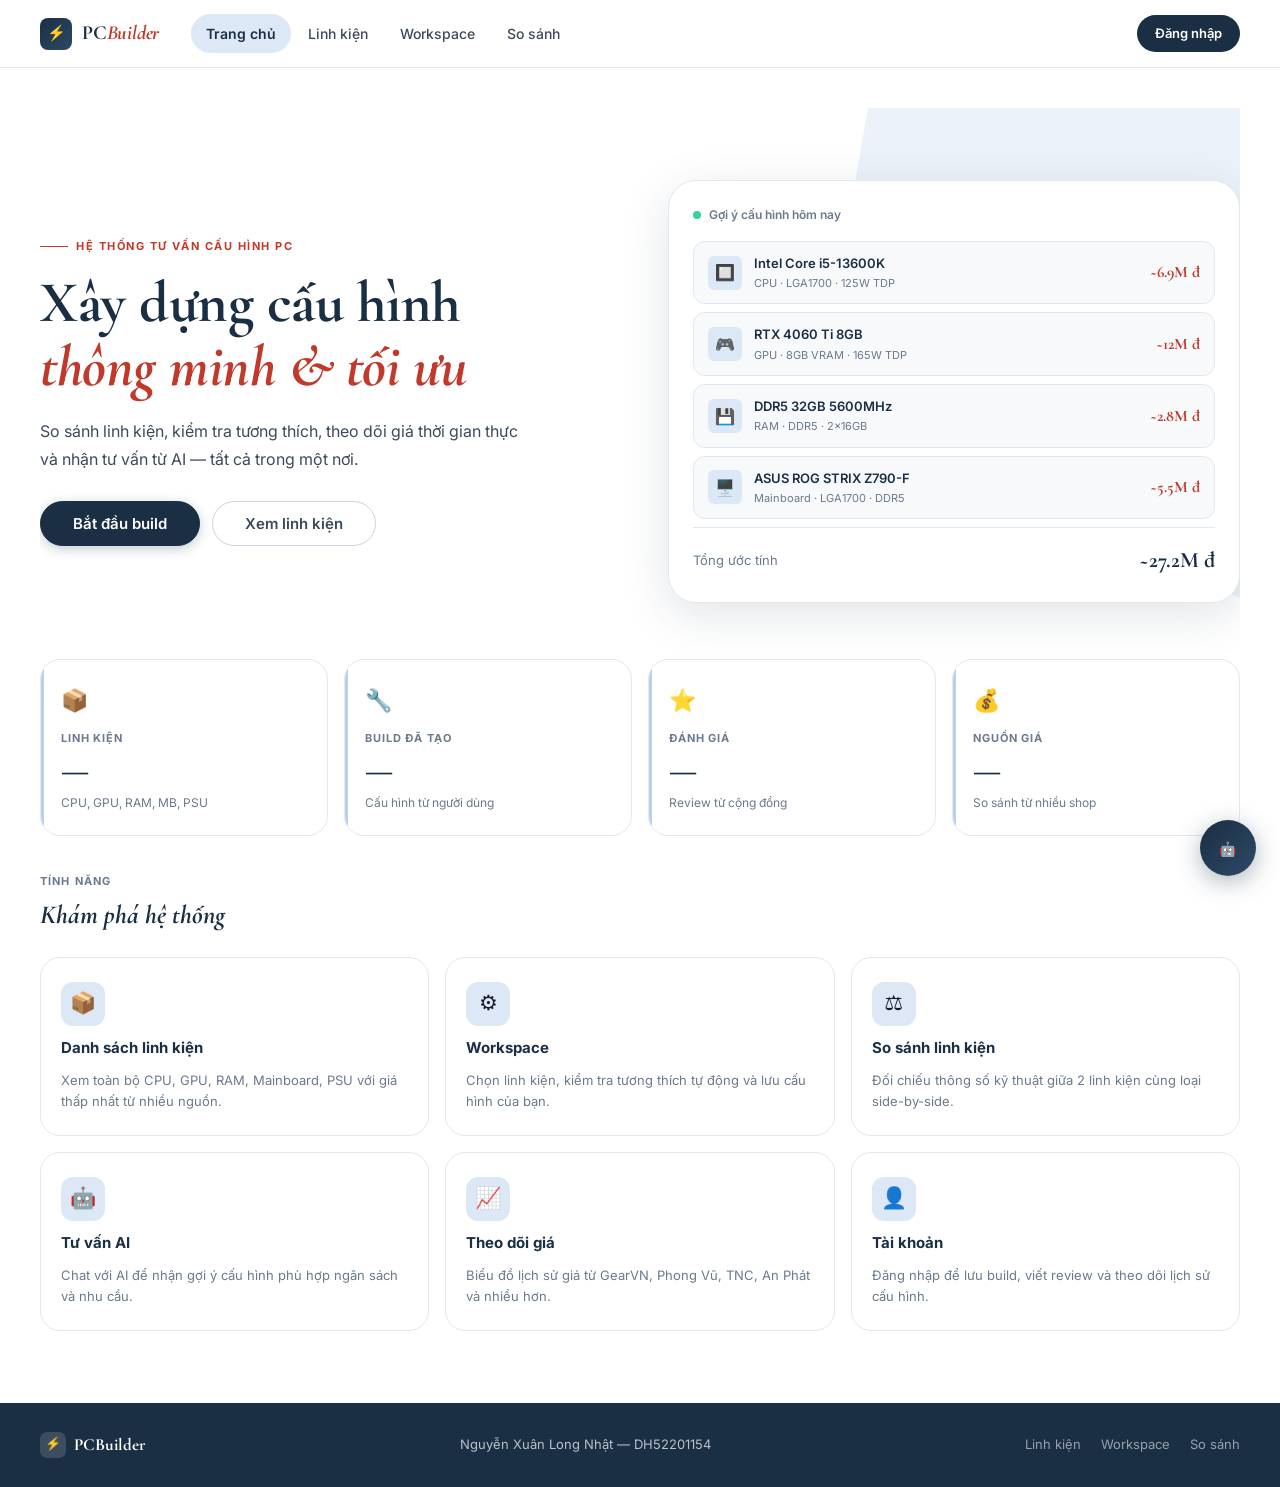
<file: index.html>
<!DOCTYPE html>
<html lang="vi">
<head>
  <meta charset="UTF-8" />
  <meta name="viewport" content="width=device-width, initial-scale=1.0" />
  <title>PCBuilder — Hệ thống hỗ trợ xây dựng cấu hình máy tính</title>
  <link rel="stylesheet" href="assets/css/style.css" />
</head>
<body data-page="home">
  <div id="header-placeholder"></div>

  <main>
    <div class="page-shell">

      <!-- HERO -->
      <section class="hero-banner diag-band">
        <div>
          <div class="hero-eyebrow">Hệ thống tư vấn cấu hình PC</div>
          <h1>Xây dựng cấu hình<br><em>thông minh &amp; tối ưu</em></h1>
          <p class="hero-sub">
            So sánh linh kiện, kiểm tra tương thích, theo dõi giá thời gian thực
            và nhận tư vấn từ AI — tất cả trong một nơi.
          </p>
          <div class="hero-actions">
            <a class="btn primary btn-lg" href="pages/workspace.html">Bắt đầu build</a>
            <a class="btn outline btn-lg" href="pages/catalog.html">Xem linh kiện</a>
          </div>
        </div>

        <!-- Config preview card -->
        <div class="config-preview">
          <div style="display:flex;align-items:center;gap:8px;margin-bottom:16px">
            <span style="width:8px;height:8px;border-radius:50%;background:#34d399;display:block"></span>
            <span style="font-size:12px;color:var(--text-3);font-weight:600">Gợi ý cấu hình hôm nay</span>
          </div>

          <div class="config-row">
            <div class="config-row-icon">🔲</div>
            <div style="flex:1">
              <div class="config-row-name">Intel Core i5-13600K</div>
              <div class="config-row-sub">CPU · LGA1700 · 125W TDP</div>
            </div>
            <span class="config-row-price">~6.9M đ</span>
          </div>

          <div class="config-row">
            <div class="config-row-icon">🎮</div>
            <div style="flex:1">
              <div class="config-row-name">RTX 4060 Ti 8GB</div>
              <div class="config-row-sub">GPU · 8GB VRAM · 165W TDP</div>
            </div>
            <span class="config-row-price">~12M đ</span>
          </div>

          <div class="config-row">
            <div class="config-row-icon">💾</div>
            <div style="flex:1">
              <div class="config-row-name">DDR5 32GB 5600MHz</div>
              <div class="config-row-sub">RAM · DDR5 · 2×16GB</div>
            </div>
            <span class="config-row-price">~2.8M đ</span>
          </div>

          <div class="config-row">
            <div class="config-row-icon">🖥️</div>
            <div style="flex:1">
              <div class="config-row-name">ASUS ROG STRIX Z790-F</div>
              <div class="config-row-sub">Mainboard · LGA1700 · DDR5</div>
            </div>
            <span class="config-row-price">~5.5M đ</span>
          </div>

          <div class="config-total">
            <span>Tổng ước tính</span>
            <strong>~27.2M đ</strong>
          </div>
        </div>
      </section>

      <!-- STATS -->
      <div class="stats-grid" id="homeStats">
        <div class="stat-card">
          <div class="stat-icon">📦</div>
          <div class="stat-label">Linh kiện</div>
          <div class="stat-value" id="statComponents">—</div>
          <div class="stat-sub">CPU, GPU, RAM, MB, PSU</div>
        </div>
        <div class="stat-card">
          <div class="stat-icon">🔧</div>
          <div class="stat-label">Build đã tạo</div>
          <div class="stat-value" id="statBuilds">—</div>
          <div class="stat-sub">Cấu hình từ người dùng</div>
        </div>
        <div class="stat-card">
          <div class="stat-icon">⭐</div>
          <div class="stat-label">Đánh giá</div>
          <div class="stat-value" id="statReviews">—</div>
          <div class="stat-sub">Review từ cộng đồng</div>
        </div>
        <div class="stat-card">
          <div class="stat-icon">💰</div>
          <div class="stat-label">Nguồn giá</div>
          <div class="stat-value" id="statSources">—</div>
          <div class="stat-sub">So sánh từ nhiều shop</div>
        </div>
      </div>

      <!-- FEATURES -->
      <div style="margin-bottom:20px">
        <div class="section-heading">
          <small>Tính năng</small>
          Khám phá hệ thống
        </div>
      </div>

      <div class="feature-grid" id="homeScreenGrid">
        <a class="feature-card" href="pages/catalog.html">
          <div class="feature-icon">📦</div>
          <h3>Danh sách linh kiện</h3>
          <p>Xem toàn bộ CPU, GPU, RAM, Mainboard, PSU với giá thấp nhất từ nhiều nguồn.</p>
        </a>
        <a class="feature-card" href="pages/workspace.html">
          <div class="feature-icon">⚙️</div>
          <h3>Workspace</h3>
          <p>Chọn linh kiện, kiểm tra tương thích tự động và lưu cấu hình của bạn.</p>
        </a>
        <a class="feature-card" href="pages/compare.html">
          <div class="feature-icon">⚖️</div>
          <h3>So sánh linh kiện</h3>
          <p>Đối chiếu thông số kỹ thuật giữa 2 linh kiện cùng loại side-by-side.</p>
        </a>
        <a class="feature-card" href="pages/workspace.html">
          <div class="feature-icon">🤖</div>
          <h3>Tư vấn AI</h3>
          <p>Chat với AI để nhận gợi ý cấu hình phù hợp ngân sách và nhu cầu.</p>
        </a>
        <a class="feature-card" href="pages/catalog.html">
          <div class="feature-icon">📈</div>
          <h3>Theo dõi giá</h3>
          <p>Biểu đồ lịch sử giá từ GearVN, Phong Vũ, TNC, An Phát và nhiều hơn.</p>
        </a>
        <a class="feature-card" href="pages/auth.html">
          <div class="feature-icon">👤</div>
          <h3>Tài khoản</h3>
          <p>Đăng nhập để lưu build, viết review và theo dõi lịch sử cấu hình.</p>
        </a>
      </div>

    </div>
  </main>

  <div id="footer-placeholder"></div>
  <div id="toast-container"></div>
  <script src="assets/js/app.js"></script>
</body>
</html>
</file>
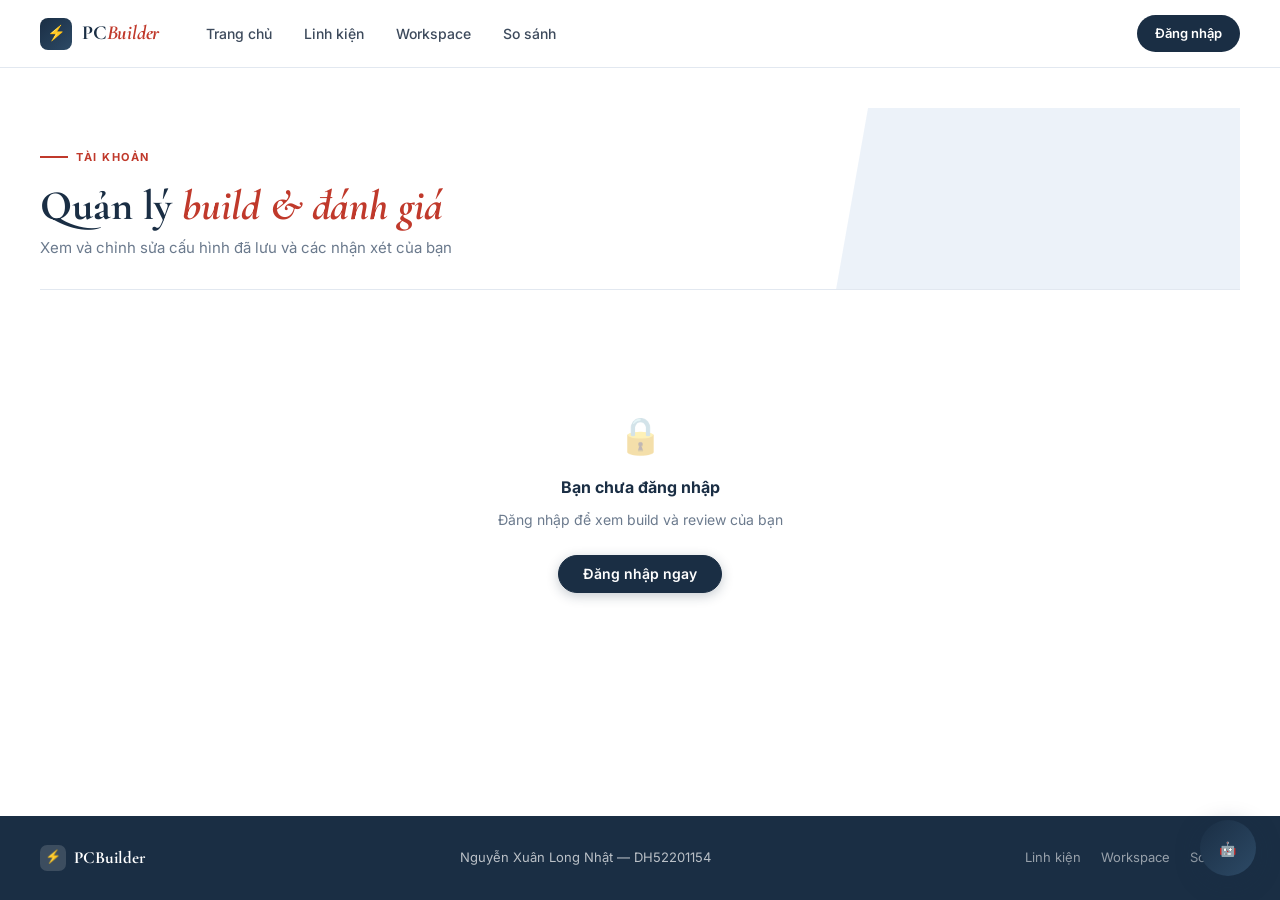
<file: pages/account.html>
<!DOCTYPE html>
<html lang="vi">
<head>
  <meta charset="UTF-8" />
  <meta name="viewport" content="width=device-width, initial-scale=1.0" />
  <title>Tài khoản — PCBuilder</title>
  <link rel="stylesheet" href="../assets/css/style.css" />
</head>
<body data-page="account">
  <div id="header-placeholder"></div>

  <main>
    <div class="page-shell">

      <!-- Page hero -->
      <div class="page-hero diag-band">
        <div class="hero-eyebrow">Tài khoản</div>
        <h1>Quản lý <em>build &amp; đánh giá</em></h1>
        <p>Xem và chỉnh sửa cấu hình đã lưu và các nhận xét của bạn</p>
      </div>

      <!-- Guest state -->
      <div id="accountGuest" style="display:none">
        <div class="empty" style="padding:80px 24px">
          <div class="empty-icon">🔒</div>
          <span style="font-size:16px;font-weight:700;color:var(--navy)">Bạn chưa đăng nhập</span>
          <span style="font-size:14px;color:var(--text-3)">Đăng nhập để xem build và review của bạn</span>
          <a href="../pages/auth.html" class="btn primary" style="margin-top:16px">Đăng nhập ngay</a>
        </div>
      </div>

      <!-- Logged-in state -->
      <div id="accountContent" style="display:none">

        <!-- Profile card -->
        <div class="account-header-card">
          <div class="account-avatar" id="accountAvatarInitial">?</div>
          <div style="flex:1">
            <div class="account-name" id="accountName">—</div>
            <div class="account-email" id="accountEmailDisplay">—</div>
          </div>
          <span class="badge badge-ice" id="accountRoleBadge" style="font-size:12px">USER</span>
        </div>

        <!-- Tabs -->
        <div class="account-tabs">
          <button class="account-tab active" data-tab="builds" type="button">🔧 Builds của tôi</button>
          <button class="account-tab" data-tab="reviews" type="button">⭐ Đánh giá của tôi</button>
        </div>

        <!-- Builds tab -->
        <div id="tabBuilds">
          <div style="display:flex;align-items:center;justify-content:space-between;margin-bottom:16px;flex-wrap:wrap;gap:10px">
            <span style="font-size:14px;color:var(--text-3)" id="buildsCountLabel"></span>
            <button id="saveWorkspaceBuildBtn" class="btn outline btn-sm">💾 Lưu build từ Workspace</button>
          </div>
          <div id="savedBuilds" style="display:grid;grid-template-columns:repeat(auto-fill,minmax(300px,1fr));gap:16px">
            <div class="skeleton-card" style="min-height:140px"></div>
            <div class="skeleton-card" style="min-height:140px"></div>
          </div>
        </div>

        <!-- Reviews tab -->
        <div id="tabReviews" style="display:none">
          <div style="margin-bottom:16px">
            <span style="font-size:14px;color:var(--text-3)" id="reviewsCountLabel"></span>
          </div>
          <div id="myReviews" class="stack"></div>
        </div>

      </div>

    </div>
  </main>

  <!-- Confirm modal -->
  <div id="confirmModal" class="modal-overlay" style="display:none">
    <div class="modal" style="max-width:380px">
      <div style="margin-bottom:16px">
        <div class="modal-title" id="confirmModalTitle">Xác nhận xóa</div>
      </div>
      <p style="font-size:14px;color:var(--text-3)" id="confirmModalBody"></p>
      <div class="modal-footer">
        <button class="btn outline" id="cancelConfirm">Hủy</button>
        <button class="btn crimson" id="okConfirm">Xóa</button>
      </div>
    </div>
  </div>

  <div id="footer-placeholder"></div>
  <div id="toast-container"></div>

  <style>
    .account-tab-content { display: none; }
    .account-tab-content.active { display: block; }
  </style>

  <script>
    // Account tabs
    document.querySelectorAll('.account-tab').forEach(tab => {
      tab.addEventListener('click', () => {
        document.querySelectorAll('.account-tab').forEach(t => t.classList.remove('active'));
        tab.classList.add('active');
        const target = tab.dataset.tab;
        document.getElementById('tabBuilds').style.display  = target === 'builds'  ? 'block' : 'none';
        document.getElementById('tabReviews').style.display = target === 'reviews' ? 'block' : 'none';
      });
    });
  </script>
  <script src="../assets/js/app.js"></script>
</body>
</html>
</file>
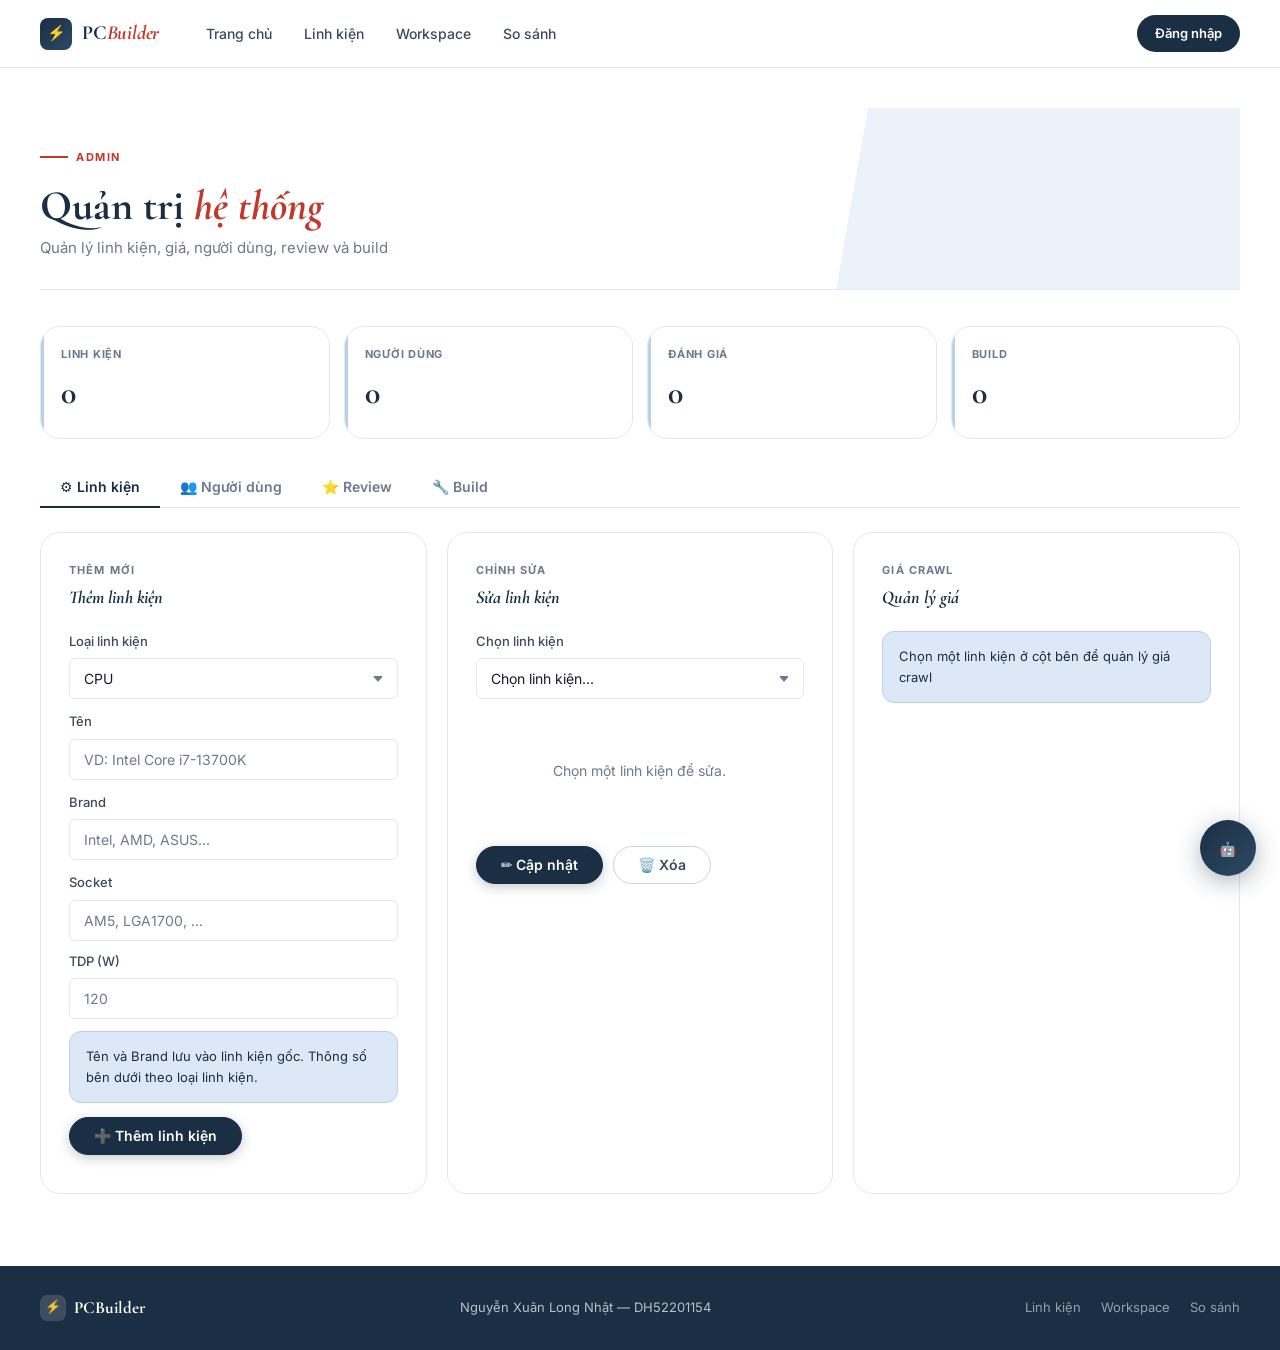
<file: pages/admin.html>
<!DOCTYPE html>
<html lang="vi">
<head>
  <meta charset="UTF-8" />
  <meta name="viewport" content="width=device-width, initial-scale=1.0" />
  <title>Quản trị — PCBuilder</title>
  <link rel="stylesheet" href="../assets/css/style.css" />
</head>
<body data-page="admin">
  <div id="header-placeholder"></div>

  <main>
    <div class="page-shell">

      <!-- Page hero -->
      <div class="page-hero diag-band">
        <div class="hero-eyebrow">Admin</div>
        <h1>Quản trị <em>hệ thống</em></h1>
        <p>Quản lý linh kiện, giá, người dùng, review và build</p>
      </div>

      <!-- Stats -->
      <div id="adminStats" class="admin-stats-grid"></div>

      <!-- Tabs -->
      <div class="admin-tabs">
        <button class="admin-tab-btn active" data-tab="component">⚙️ Linh kiện</button>
        <button class="admin-tab-btn" data-tab="users">👥 Người dùng</button>
        <button class="admin-tab-btn" data-tab="reviews">⭐ Review</button>
        <button class="admin-tab-btn" data-tab="builds">🔧 Build</button>
      </div>

      <!-- TAB: COMPONENT -->
      <div id="tab-component" class="admin-tab-content active">
        <div class="admin-layout">

          <!-- Add new -->
          <div class="card">
            <div class="section-heading" style="font-size:18px;margin-bottom:18px">
              <small>Thêm mới</small>
              Thêm linh kiện
            </div>
            <div style="display:flex;flex-direction:column;gap:12px">
              <label>
                Loại linh kiện
                <select id="adminNewComponentType">
                  <option>CPU</option>
                  <option>Mainboard</option>
                  <option>RAM</option>
                  <option>GPU</option>
                  <option>PSU</option>
                </select>
              </label>
              <label>Tên <input id="adminNewComponentName" type="text" placeholder="VD: Intel Core i7-13700K" /></label>
              <label>Brand <input id="adminNewComponentBrand" type="text" placeholder="Intel, AMD, ASUS..." /></label>
              <div id="adminNewComponentFields" style="display:flex;flex-direction:column;gap:10px"></div>
            </div>
            <div class="notice" style="margin-top:12px;font-size:13px">
              Tên và Brand lưu vào linh kiện gốc. Thông số bên dưới theo loại linh kiện.
            </div>
            <button id="adminAddComponentBtn" class="btn primary" style="margin-top:14px">➕ Thêm linh kiện</button>
            <div id="adminAddMessage" style="margin-top:10px;font-size:13px;color:var(--text-3)"></div>
          </div>

          <!-- Edit -->
          <div class="card">
            <div class="section-heading" style="font-size:18px;margin-bottom:18px">
              <small>Chỉnh sửa</small>
              Sửa linh kiện
            </div>
            <label>
              Chọn linh kiện
              <select id="adminEditComponentSelect"></select>
            </label>
            <div id="adminEditComponentFields" style="display:flex;flex-direction:column;gap:10px;margin-top:12px"></div>
            <div style="display:flex;gap:10px;margin-top:16px;flex-wrap:wrap">
              <button id="adminUpdateComponentBtn" class="btn primary">✏️ Cập nhật</button>
              <button id="adminDeleteComponentBtn" class="btn outline">🗑️ Xóa</button>
            </div>
            <div id="adminEditMessage" style="margin-top:10px;font-size:13px;color:var(--text-3)"></div>
          </div>

          <!-- Prices -->
          <div class="card">
            <div class="section-heading" style="font-size:18px;margin-bottom:18px">
              <small>Giá crawl</small>
              Quản lý giá
            </div>

            <div id="adminPricesEmpty" class="notice" style="font-size:13px">
              Chọn một linh kiện ở cột bên để quản lý giá crawl
            </div>

            <div id="adminPricesContainer" style="display:none">
              <div style="margin-bottom:18px">
                <div style="font-size:13px;font-weight:700;color:var(--navy);margin-bottom:10px">Danh sách giá hiện tại</div>
                <div id="adminComponentPricesList" class="stack"></div>
              </div>
              <div style="border-top:1px solid var(--border);padding-top:16px">
                <div style="font-size:13px;font-weight:700;color:var(--navy);margin-bottom:10px">Thêm giá crawl mới</div>
                <div style="display:flex;flex-direction:column;gap:10px">
                  <label>
                    Nguồn
                    <input id="adminCrawlSourceName" list="adminSourceNameOptions" type="text" placeholder="GearVN, Phong Vũ, TNC..." />
                  </label>
                  <label>
                    URL sản phẩm
                    <input id="adminCrawlUrl" type="url" placeholder="https://gearvn.com/products/..." />
                  </label>
                </div>
                <button id="adminAddPriceBtn" class="btn primary" style="margin-top:12px">🔗 Crawl giá</button>
                <div id="adminPriceMessage" style="margin-top:8px;font-size:13px;color:var(--text-3)"></div>
              </div>
            </div>
            <datalist id="adminSourceNameOptions"></datalist>
          </div>

        </div>
      </div>

      <!-- TAB: USERS -->
      <div id="tab-users" class="admin-tab-content">
        <div class="card">
          <div class="section-heading" style="font-size:18px;margin-bottom:18px">
            <small>Hệ thống</small>
            Danh sách người dùng
          </div>
          <div id="adminUsersList" class="stack"></div>
        </div>
      </div>

      <!-- TAB: REVIEWS -->
      <div id="tab-reviews" class="admin-tab-content">
        <div class="card">
          <div class="section-heading" style="font-size:18px;margin-bottom:18px">
            <small>Cộng đồng</small>
            Tất cả đánh giá
          </div>
          <div id="adminReviewsList" class="stack"></div>
        </div>
      </div>

      <!-- TAB: BUILDS -->
      <div id="tab-builds" class="admin-tab-content">
        <div class="card">
          <div class="section-heading" style="font-size:18px;margin-bottom:18px">
            <small>Cấu hình</small>
            Tất cả build
          </div>
          <div id="adminBuildsList" class="stack"></div>
        </div>
      </div>

    </div>
  </main>

  <div id="footer-placeholder"></div>
  <div id="toast-container"></div>
  <script src="../assets/js/app.js"></script>
</body>
</html>
</file>
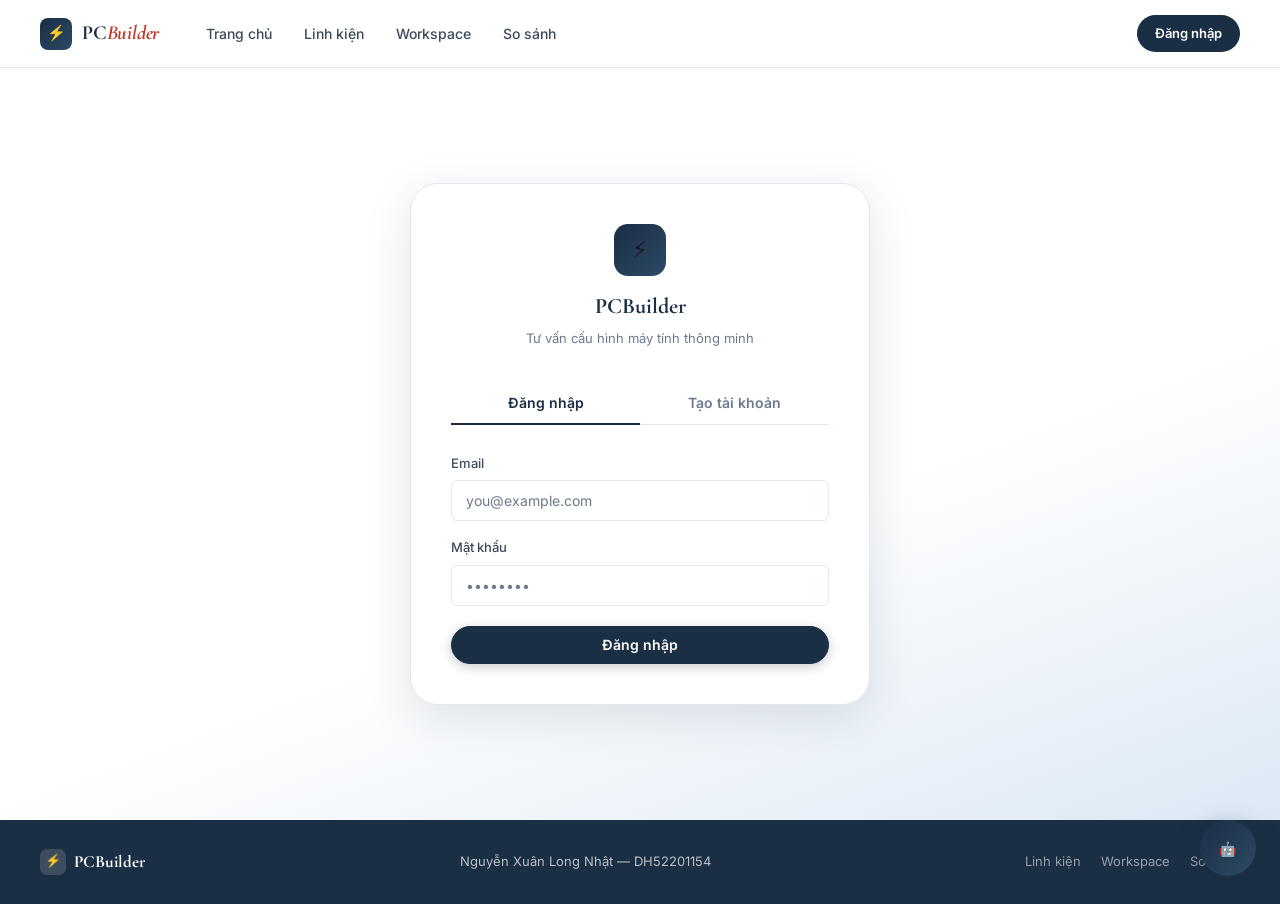
<file: pages/auth.html>
<!DOCTYPE html>
<html lang="vi">
<head>
  <meta charset="UTF-8" />
  <meta name="viewport" content="width=device-width, initial-scale=1.0" />
  <title>Đăng nhập — PCBuilder</title>
  <link rel="stylesheet" href="../assets/css/style.css" />
</head>
<body data-page="auth">
  <div id="header-placeholder"></div>

  <main>
    <div class="auth-page-wrap">
      <div class="auth-box">

        <!-- Logo -->
        <div class="auth-logo">
          <div class="auth-logo-mark">⚡</div>
          <h2>PCBuilder</h2>
          <p>Tư vấn cấu hình máy tính thông minh</p>
        </div>

        <!-- Tabs -->
        <div class="auth-tabs">
          <button class="auth-tab active" data-auth="login" type="button">Đăng nhập</button>
          <button class="auth-tab" data-auth="register" type="button">Tạo tài khoản</button>
        </div>

        <!-- Login panel -->
        <div class="auth-panel active" id="loginPanel">
          <label>
            Email
            <input id="loginEmail" type="email" placeholder="you@example.com" />
          </label>
          <label>
            Mật khẩu
            <input id="loginPassword" type="password" placeholder="••••••••" />
          </label>
          <button id="loginBtn" class="btn primary w-full" style="justify-content:center;margin-top:4px">
            Đăng nhập
          </button>
        </div>

        <!-- Register panel -->
        <div class="auth-panel" id="registerPanel">
          <label>
            Email
            <input id="registerEmail" type="email" placeholder="you@example.com" />
          </label>
          <label>
            Mật khẩu
            <input id="registerPassword" type="password" placeholder="Tối thiểu 6 ký tự" />
          </label>
          <label>
            Xác nhận mật khẩu
            <input id="registerPasswordConfirm" type="password" placeholder="Nhập lại mật khẩu" />
          </label>
          <p style="font-size:12px;color:var(--text-3);line-height:1.6">
            Tài khoản mới sẽ có vai trò <span class="badge badge-gray">USER</span>.
            Liên hệ quản trị viên để nâng cấp ADMIN.
          </p>
          <button id="registerBtn" class="btn primary w-full" style="justify-content:center">
            Tạo tài khoản
          </button>
        </div>

        <!-- Message -->
        <div id="authMessage" class="auth-message"></div>

      </div>
    </div>
  </main>

  <div id="footer-placeholder"></div>
  <div id="toast-container"></div>

  <script>
    // Tab switching
    document.querySelectorAll('.auth-tab').forEach(tab => {
      tab.addEventListener('click', () => {
        document.querySelectorAll('.auth-tab').forEach(t => t.classList.remove('active'));
        document.querySelectorAll('.auth-panel').forEach(p => p.classList.remove('active'));
        tab.classList.add('active');
        document.getElementById(tab.dataset.auth + 'Panel').classList.add('active');
      });
    });
  </script>
  <script src="../assets/js/app.js"></script>
</body>
</html>
</file>
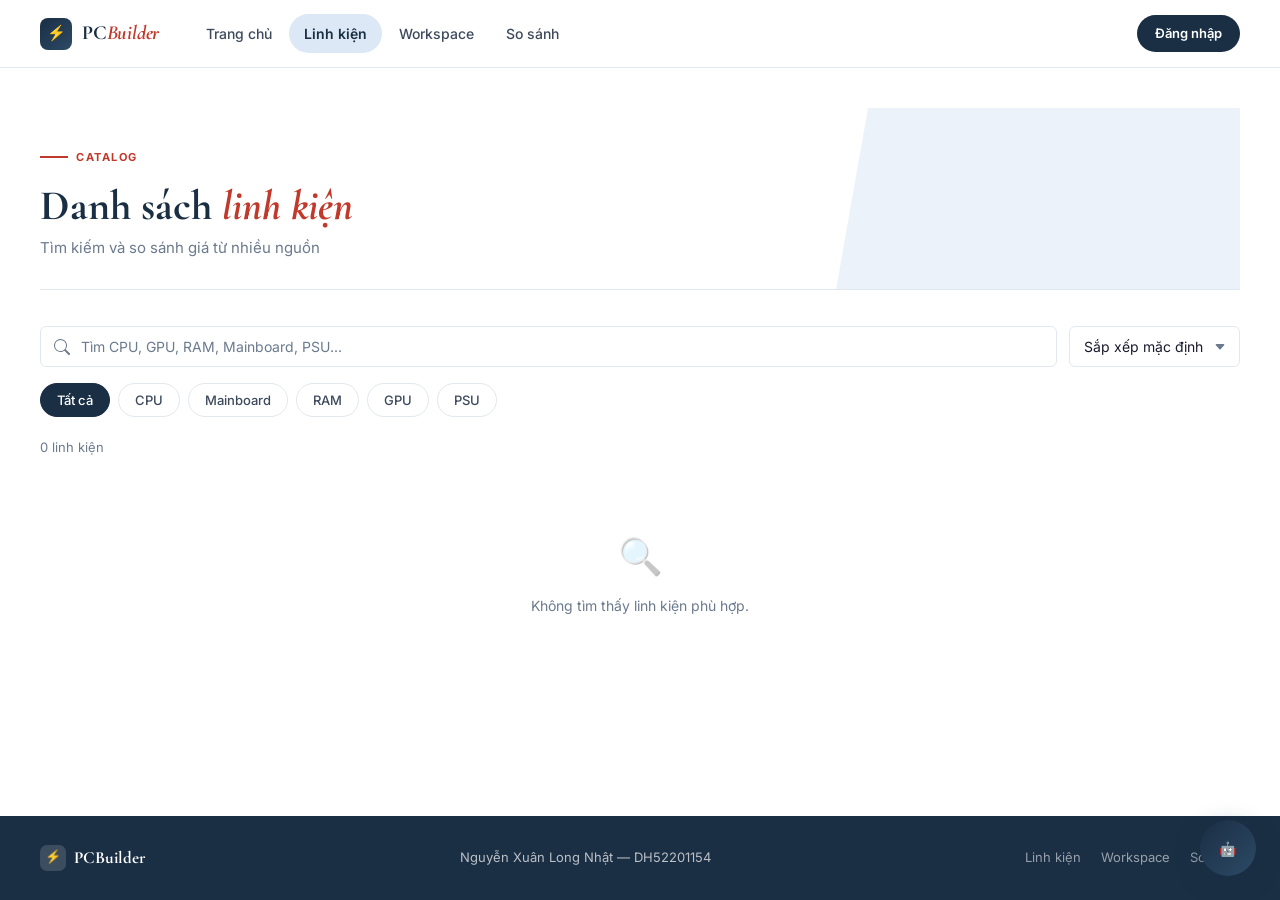
<file: pages/catalog.html>
<!DOCTYPE html>
<html lang="vi">
<head>
  <meta charset="UTF-8" />
  <meta name="viewport" content="width=device-width, initial-scale=1.0" />
  <title>Linh kiện — PCBuilder</title>
  <link rel="stylesheet" href="../assets/css/style.css" />
</head>
<body data-page="catalog">
  <div id="header-placeholder"></div>

  <main>
    <div class="page-shell">

      <!-- Page hero -->
      <div class="page-hero diag-band">
        <div class="page-hero-row">
          <div>
            <div class="hero-eyebrow">Catalog</div>
            <h1>Danh sách <em>linh kiện</em></h1>
            <p>Tìm kiếm và so sánh giá từ nhiều nguồn</p>
          </div>
          <div id="catalogSummaryBar" style="display:flex;gap:16px;flex-wrap:wrap;align-items:flex-end"></div>
        </div>
      </div>

      <!-- Toolbar -->
      <div class="catalog-toolbar">
        <input id="catalogSearch" type="search" placeholder="Tìm CPU, GPU, RAM, Mainboard, PSU..." />
        <select id="catalogSort" style="width:auto;min-width:170px">
          <option value="default">Sắp xếp mặc định</option>
          <option value="price-asc">Giá: thấp → cao</option>
          <option value="price-desc">Giá: cao → thấp</option>
          <option value="name-asc">Tên A → Z</option>
        </select>
      </div>

      <!-- Filter chips -->
      <div class="chip-row" id="catalogFilters"></div>

      <!-- Meta row -->
      <div class="catalog-meta">
        <span id="catalogCount"></span>
        <span id="catalogCheapest"></span>
      </div>

      <!-- Grid -->
      <div class="card-grid" id="catalogGrid">
        <div class="skeleton-card"><div class="skeleton sk-title"></div><div class="skeleton sk-sub mt-8"></div><div class="skeleton sk-price mt-12"></div><div class="skeleton sk-line mt-8"></div></div>
        <div class="skeleton-card"><div class="skeleton sk-title"></div><div class="skeleton sk-sub mt-8"></div><div class="skeleton sk-price mt-12"></div><div class="skeleton sk-line mt-8"></div></div>
        <div class="skeleton-card"><div class="skeleton sk-title"></div><div class="skeleton sk-sub mt-8"></div><div class="skeleton sk-price mt-12"></div><div class="skeleton sk-line mt-8"></div></div>
        <div class="skeleton-card"><div class="skeleton sk-title"></div><div class="skeleton sk-sub mt-8"></div><div class="skeleton sk-price mt-12"></div><div class="skeleton sk-line mt-8"></div></div>
        <div class="skeleton-card"><div class="skeleton sk-title"></div><div class="skeleton sk-sub mt-8"></div><div class="skeleton sk-price mt-12"></div><div class="skeleton sk-line mt-8"></div></div>
        <div class="skeleton-card"><div class="skeleton sk-title"></div><div class="skeleton sk-sub mt-8"></div><div class="skeleton sk-price mt-12"></div><div class="skeleton sk-line mt-8"></div></div>
      </div>

    </div>
  </main>

  <div id="footer-placeholder"></div>
  <div id="toast-container"></div>
  <script src="../assets/js/app.js"></script>
</body>
</html>
</file>
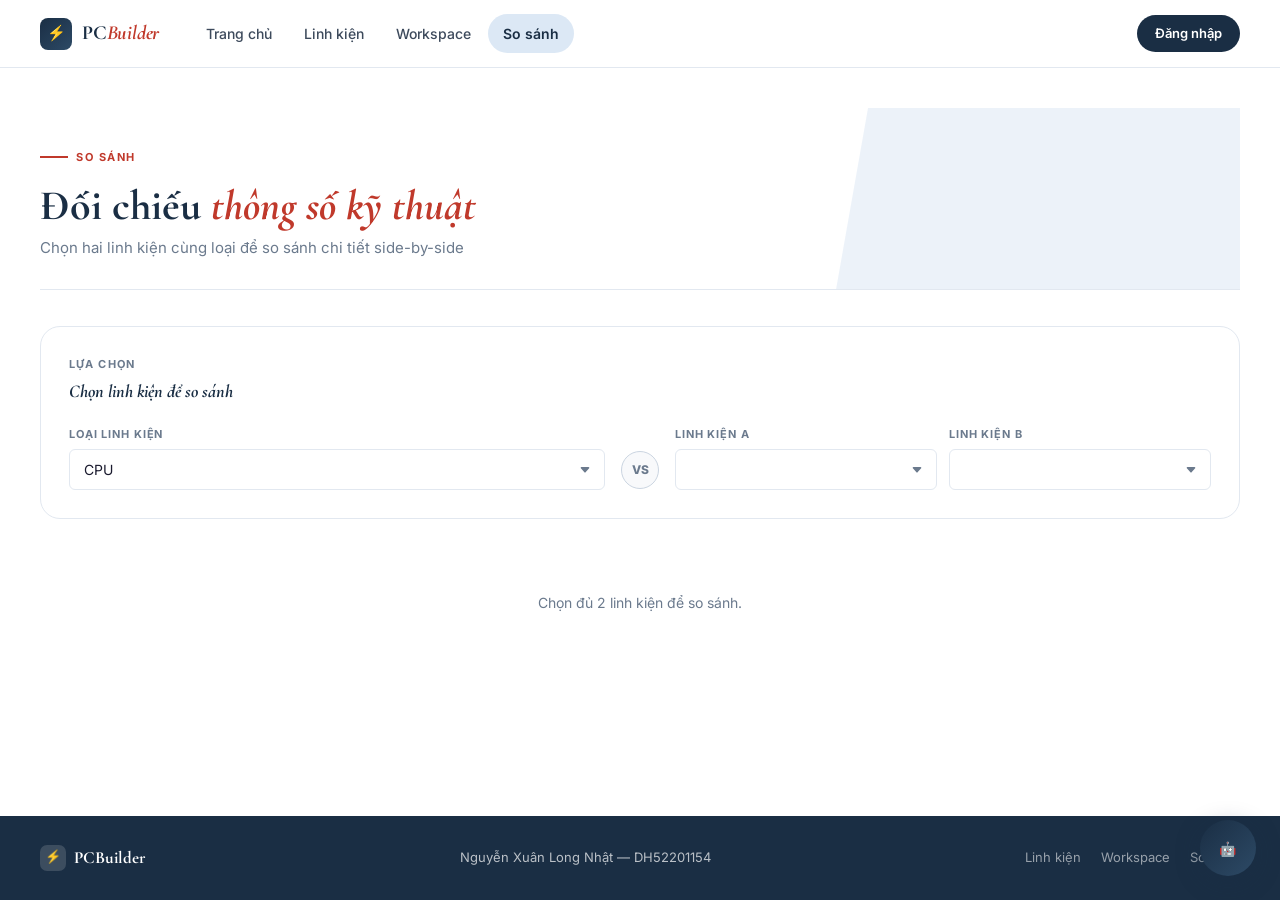
<file: pages/compare.html>
<!DOCTYPE html>
<html lang="vi">
<head>
  <meta charset="UTF-8" />
  <meta name="viewport" content="width=device-width, initial-scale=1.0" />
  <title>So sánh linh kiện — PCBuilder</title>
  <link rel="stylesheet" href="../assets/css/style.css" />
</head>
<body data-page="compare">
  <div id="header-placeholder"></div>

  <main>
    <div class="page-shell">

      <div class="page-hero diag-band">
        <div class="hero-eyebrow">So sánh</div>
        <h1>Đối chiếu <em>thông số kỹ thuật</em></h1>
        <p>Chọn hai linh kiện cùng loại để so sánh chi tiết side-by-side</p>
      </div>

      <!-- Selectors -->
      <div class="card" style="margin-bottom:24px">
        <div class="section-heading" style="font-size:18px;margin-bottom:18px">
          <small>Lựa chọn</small>
          Chọn linh kiện để so sánh
        </div>
        <div class="compare-selectors">
          <div style="display:flex;flex-direction:column;gap:8px">
            <label>
              <span style="font-size:11px;font-weight:700;text-transform:uppercase;letter-spacing:.08em;color:var(--text-3)">Loại linh kiện</span>
              <select id="compareCategory"></select>
            </label>
          </div>
          <div class="compare-vs">VS</div>
          <div style="display:grid;grid-template-columns:1fr 1fr;gap:12px;align-items:end">
            <label>
              <span style="font-size:11px;font-weight:700;text-transform:uppercase;letter-spacing:.08em;color:var(--text-3)">Linh kiện A</span>
              <select id="compareLeft"></select>
            </label>
            <label>
              <span style="font-size:11px;font-weight:700;text-transform:uppercase;letter-spacing:.08em;color:var(--text-3)">Linh kiện B</span>
              <select id="compareRight"></select>
            </label>
          </div>
        </div>
      </div>

      <!-- Result -->
      <div id="compareResult">
        <div class="empty">
          <div class="empty-icon">⚖️</div>
          <span style="font-size:15px;font-weight:600;color:var(--text-3)">Chọn hai linh kiện để so sánh</span>
          <span style="font-size:13px">Kết quả sẽ hiện bên dưới</span>
        </div>
      </div>

    </div>
  </main>

  <div id="footer-placeholder"></div>
  <div id="toast-container"></div>
  <script src="../assets/js/app.js"></script>
</body>
</html>
</file>
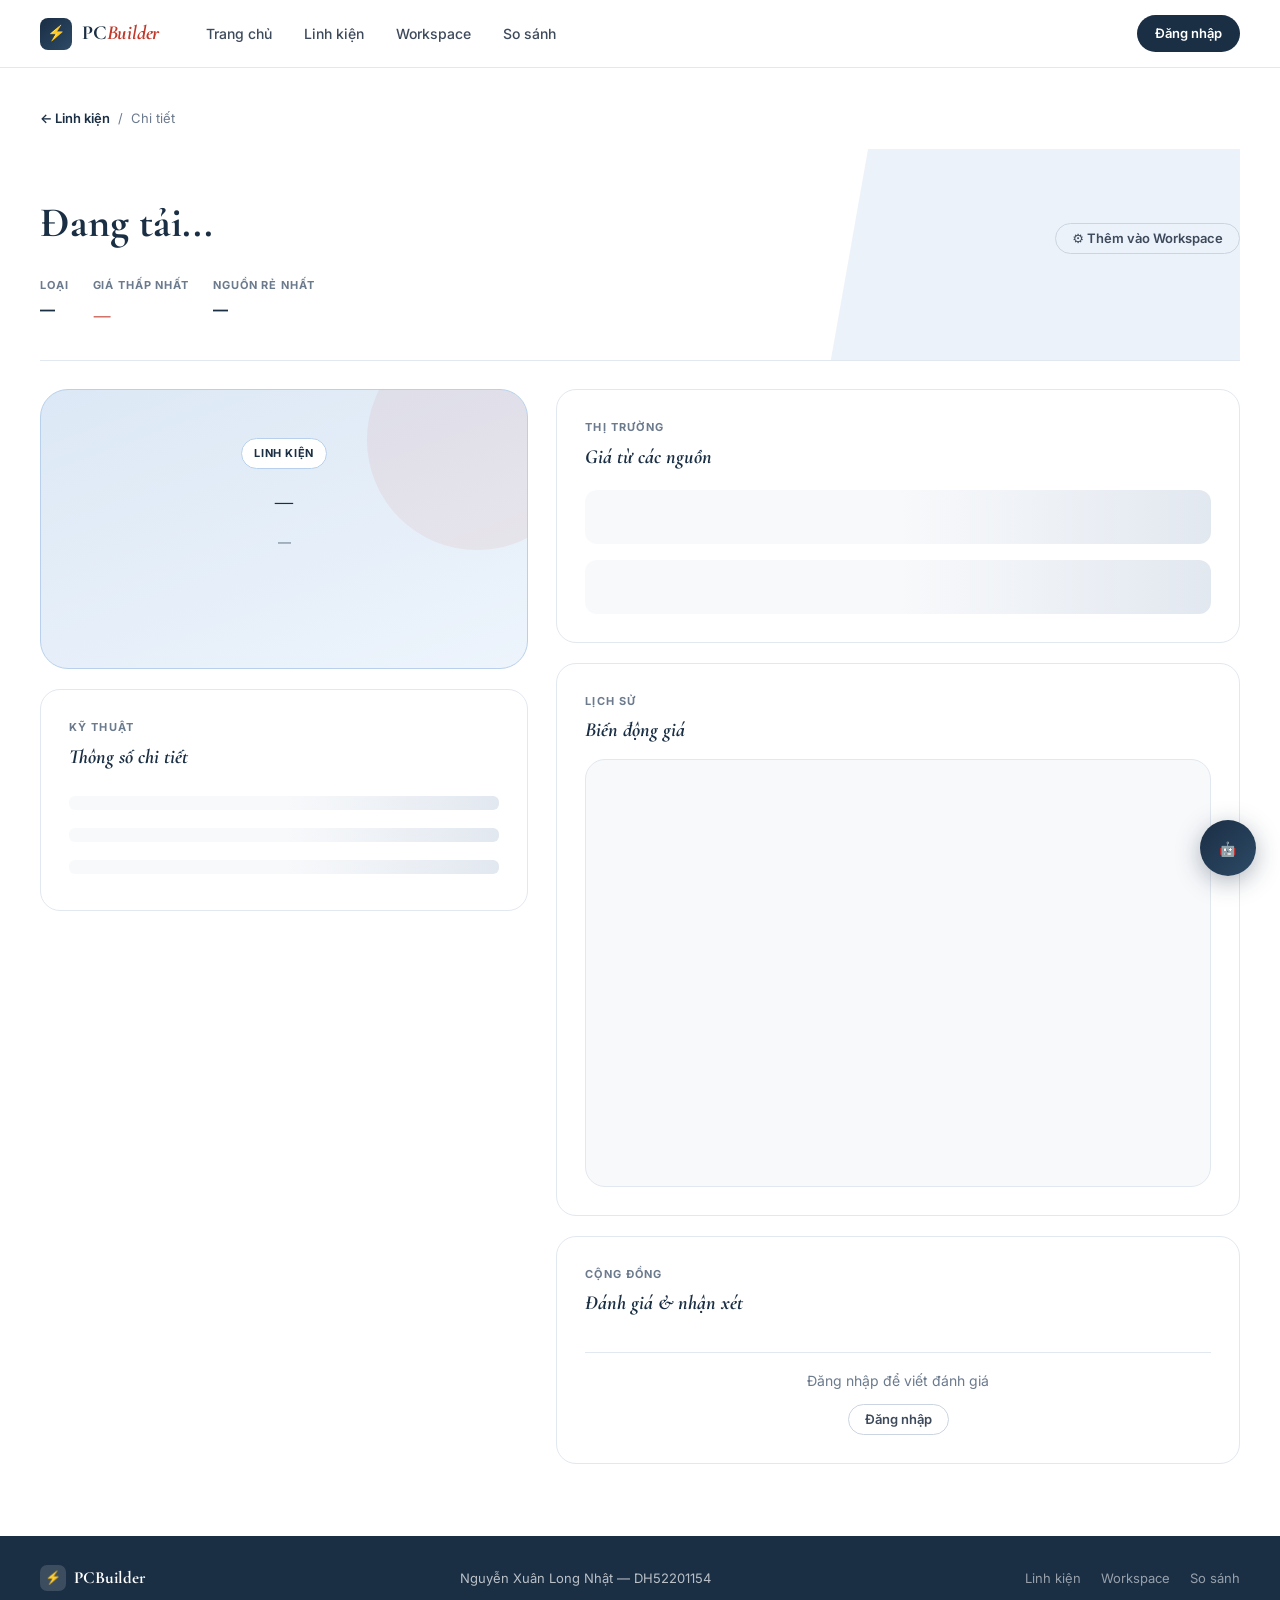
<file: pages/detail.html>
<!DOCTYPE html>
<html lang="vi">
<head>
  <meta charset="UTF-8" />
  <meta name="viewport" content="width=device-width, initial-scale=1.0" />
  <title>Chi tiết linh kiện — PCBuilder</title>
  <link rel="stylesheet" href="../assets/css/style.css" />
</head>
<body data-page="detail">
  <div id="header-placeholder"></div>

  <main>
    <div class="page-shell">

      <!-- Breadcrumb -->
      <nav style="font-size:13px;color:var(--text-3);margin-bottom:20px;display:flex;align-items:center;gap:8px">
        <a href="../pages/catalog.html" style="color:var(--navy);font-weight:600;transition:color .2s"
           onmouseover="this.style.color='var(--crimson)'" onmouseout="this.style.color='var(--navy)'">← Linh kiện</a>
        <span>/</span>
        <span id="detailBreadcrumb">Chi tiết</span>
      </nav>

      <!-- Page hero -->
      <div class="page-hero diag-band" style="margin-bottom:28px">
        <div class="page-hero-row">
          <div>
            <div id="detailBadge" style="margin-bottom:10px"></div>
            <h1 id="detailTitle">Đang tải...</h1>
            <p id="detailSubtitle" style="margin-top:6px"></p>
          </div>
          <div style="display:flex;gap:8px;flex-shrink:0;align-items:flex-end">
            <a href="../pages/workspace.html" class="btn outline btn-sm">⚙️ Thêm vào Workspace</a>
          </div>
        </div>
        <div class="hero-stats detail-stats" style="display:flex;gap:24px;flex-wrap:wrap;margin-top:16px">
          <div><span style="font-size:11px;font-weight:700;text-transform:uppercase;letter-spacing:.08em;color:var(--text-3)">Loại</span><br><strong id="detailType" style="font-size:15px;color:var(--navy)">—</strong></div>
          <div><span style="font-size:11px;font-weight:700;text-transform:uppercase;letter-spacing:.08em;color:var(--text-3)">Giá thấp nhất</span><br><strong id="detailLowestPrice" style="font-family:'Cormorant Garamond',serif;font-size:22px;color:var(--crimson)">—</strong></div>
          <div><span style="font-size:11px;font-weight:700;text-transform:uppercase;letter-spacing:.08em;color:var(--text-3)">Nguồn rẻ nhất</span><br><strong id="detailSource" style="font-size:15px;color:var(--navy)">—</strong></div>
        </div>
      </div>

      <!-- Main grid -->
      <div class="detail-layout">

        <!-- Left: visual + specs -->
        <div style="display:flex;flex-direction:column;gap:20px">

          <div class="detail-visual-box">
            <span class="detail-visual-chip" id="detailVisualChip">Linh kiện</span>
            <strong id="detailVisualTitle">—</strong>
            <p id="detailVisualSubtitle">—</p>
          </div>

          <div class="card">
            <div class="section-heading" style="font-size:20px;margin-bottom:14px">
              <small>Kỹ thuật</small>
              Thông số chi tiết
            </div>
            <div id="detailSpecs" class="spec-list">
              <div class="skeleton sk-line" style="margin:8px 0"></div>
              <div class="skeleton sk-line" style="margin:8px 0"></div>
              <div class="skeleton sk-line" style="margin:8px 0"></div>
            </div>
          </div>

        </div>

        <!-- Right: prices + chart + reviews -->
        <div style="display:flex;flex-direction:column;gap:20px">

          <!-- Prices -->
          <div class="card">
            <div style="display:flex;align-items:center;justify-content:space-between;margin-bottom:16px">
              <div class="section-heading" style="font-size:20px;margin:0">
                <small>Thị trường</small>
                Giá từ các nguồn
              </div>
            </div>
            <div class="price-source-list" id="detailPrices">
              <div class="skeleton" style="height:54px;border-radius:12px"></div>
              <div class="skeleton" style="height:54px;border-radius:12px;margin-top:8px"></div>
            </div>
          </div>

          <!-- Price chart -->
          <div class="card" id="chartCard">
            <div class="section-heading" style="font-size:20px;margin-bottom:12px">
              <small>Lịch sử</small>
              Biến động giá
            </div>
            <div class="price-chart-wrap">
              <canvas id="priceChart" height="200" style="width:100%;display:block"></canvas>
              <div id="priceChartEmpty" class="empty" style="display:none;padding:20px 0">
                <div class="empty-icon">📊</div>
                <span>Chưa có dữ liệu giá</span>
              </div>
            </div>
          </div>

          <!-- Reviews -->
          <div class="card">
            <div class="section-heading" style="font-size:20px;margin-bottom:16px">
              <small>Cộng đồng</small>
              Đánh giá &amp; nhận xét
            </div>

            <div id="detailReviews" class="stack" style="margin-bottom:16px"></div>

            <!-- Write review (logged in) -->
            <div id="reviewFormWrap" style="display:none;flex-direction:column;gap:12px;padding-top:18px;border-top:1px solid var(--border)">
              <div style="font-size:14px;font-weight:700;color:var(--navy)">Viết đánh giá của bạn</div>
              <label>
                Nội dung nhận xét
                <textarea id="reviewText" placeholder="Chia sẻ cảm nhận về linh kiện này..."></textarea>
              </label>
              <button id="submitReviewBtn" class="btn primary">Gửi đánh giá</button>
            </div>

            <!-- Not logged in prompt -->
            <div id="reviewLoginPrompt" style="padding-top:16px;border-top:1px solid var(--border);text-align:center">
              <p style="font-size:14px;color:var(--text-3);margin-bottom:12px">Đăng nhập để viết đánh giá</p>
              <a href="../pages/auth.html" class="btn outline btn-sm">Đăng nhập</a>
            </div>
          </div>

        </div>
      </div>

    </div>
  </main>

  <div id="footer-placeholder"></div>
  <div id="toast-container"></div>
  <script src="../assets/js/app.js"></script>
</body>
</html>
</file>
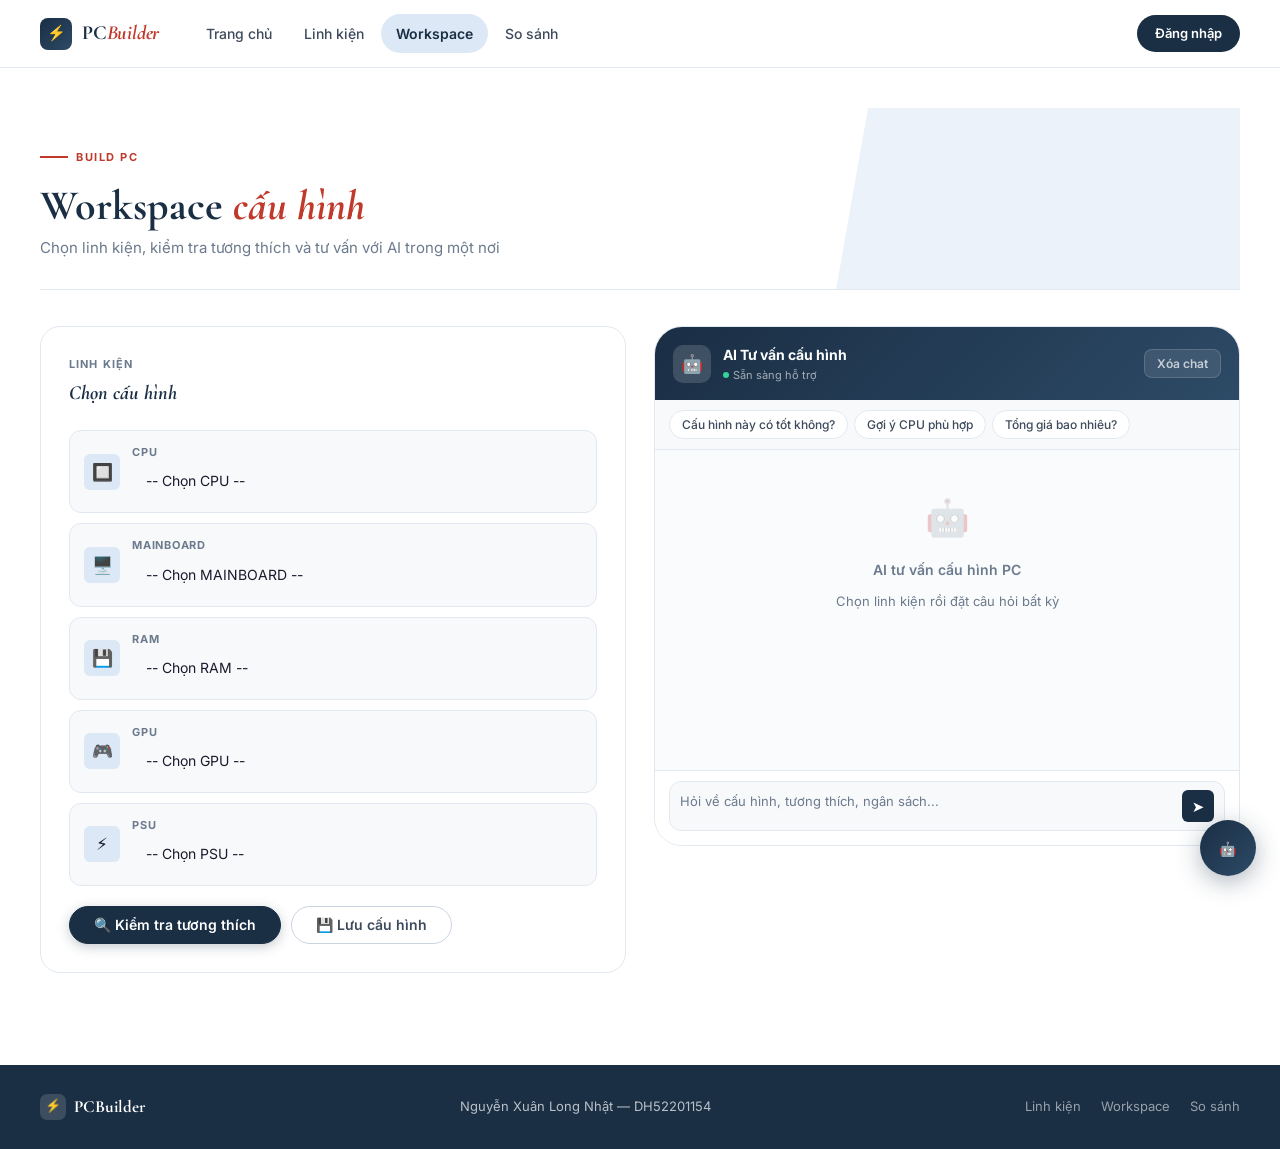
<file: pages/workspace.html>
<!DOCTYPE html>
<html lang="vi">
<head>
  <meta charset="UTF-8" />
  <meta name="viewport" content="width=device-width, initial-scale=1.0" />
  <title>Workspace — PCBuilder</title>
  <link rel="stylesheet" href="../assets/css/style.css" />
</head>
<body data-page="workspace">
  <div id="header-placeholder"></div>

  <main>
    <div class="page-shell">

      <!-- Page hero -->
      <div class="page-hero diag-band">
        <div class="hero-eyebrow">Build PC</div>
        <h1>Workspace <em>cấu hình</em></h1>
        <p>Chọn linh kiện, kiểm tra tương thích và tư vấn với AI trong một nơi</p>
      </div>

      <div class="workspace-layout">

        <!-- LEFT: Component selectors + compat result -->
        <div style="display:flex;flex-direction:column;gap:20px">

          <div class="card">
            <div class="section-heading" style="font-size:20px;margin-bottom:20px">
              <small>Linh kiện</small>
              Chọn cấu hình
            </div>

            <div style="display:flex;flex-direction:column;gap:10px">

              <div class="selector-row">
                <div class="selector-icon">🔲</div>
                <div style="flex:1;min-width:0">
                  <div class="selector-label">CPU</div>
                  <select id="workspaceCpuSelect" class="selector-select"></select>
                </div>
              </div>

              <div class="selector-row">
                <div class="selector-icon">🖥️</div>
                <div style="flex:1;min-width:0">
                  <div class="selector-label">Mainboard</div>
                  <select id="workspaceMainboardSelect" class="selector-select"></select>
                </div>
              </div>

              <div class="selector-row">
                <div class="selector-icon">💾</div>
                <div style="flex:1;min-width:0">
                  <div class="selector-label">RAM</div>
                  <select id="workspaceRamSelect" class="selector-select"></select>
                </div>
              </div>

              <div class="selector-row">
                <div class="selector-icon">🎮</div>
                <div style="flex:1;min-width:0">
                  <div class="selector-label">GPU</div>
                  <select id="workspaceGpuSelect" class="selector-select"></select>
                </div>
              </div>

              <div class="selector-row">
                <div class="selector-icon">⚡</div>
                <div style="flex:1;min-width:0">
                  <div class="selector-label">PSU</div>
                  <select id="workspacePsuSelect" class="selector-select"></select>
                </div>
              </div>

            </div>

            <div style="display:flex;gap:10px;flex-wrap:wrap;margin-top:20px">
              <button id="checkCompatibilityBtn" class="btn primary">🔍 Kiểm tra tương thích</button>
              <button id="saveWorkspaceBuildBtn" class="btn outline">💾 Lưu cấu hình</button>
            </div>
          </div>

          <!-- Compat result -->
          <div id="workspaceResult"></div>

          <!-- Summary -->
          <div class="card" id="workspaceSummaryCard" style="display:none">
            <div class="section-heading" style="font-size:18px;margin-bottom:14px">
              <small>Tổng kết</small>
              Cấu hình đã chọn
            </div>
            <div id="workspaceSummary" class="stack"></div>
          </div>

        </div>

        <!-- RIGHT: Inline AI chat -->
        <div class="ws-chat-panel">

          <!-- Chat header -->
          <div class="ws-chat-header">
            <div class="chat-avatar" style="width:38px;height:38px;border-radius:10px;background:rgba(255,255,255,.15);display:flex;align-items:center;justify-content:center;font-size:18px;flex-shrink:0">🤖</div>
            <div style="flex:1">
              <div style="font-size:14px;font-weight:700;color:#fff">AI Tư vấn cấu hình</div>
              <div style="font-size:11px;color:rgba(255,255,255,.6);display:flex;align-items:center;gap:4px">
                <span style="width:6px;height:6px;border-radius:50%;background:#34d399;display:block"></span>
                Sẵn sàng hỗ trợ
              </div>
            </div>
            <button id="wsClearChatBtn"
              style="padding:6px 12px;border-radius:8px;background:rgba(255,255,255,.1);border:1px solid rgba(255,255,255,.15);color:rgba(255,255,255,.7);font-size:12px;font-weight:600;cursor:pointer;transition:background .2s"
              onmouseover="this.style.background='rgba(255,255,255,.2)'"
              onmouseout="this.style.background='rgba(255,255,255,.1)'">
              Xóa chat
            </button>
          </div>

          <!-- Quick hint chips -->
          <div style="padding:10px 14px;background:var(--off-white);border-bottom:1px solid var(--border);display:flex;gap:6px;flex-wrap:wrap">
            <button class="chip ws-hint" style="font-size:12px;padding:6px 12px">Cấu hình này có tốt không?</button>
            <button class="chip ws-hint" style="font-size:12px;padding:6px 12px">Gợi ý CPU phù hợp</button>
            <button class="chip ws-hint" style="font-size:12px;padding:6px 12px">Tổng giá bao nhiêu?</button>
          </div>

          <!-- Messages -->
          <div id="chatMessages" class="ws-chat-messages">
            <div style="display:flex;flex-direction:column;align-items:center;justify-content:center;height:100%;gap:10px;text-align:center;padding:24px;color:var(--text-3)">
              <span style="font-size:36px;opacity:.25">🤖</span>
              <span style="font-size:14px;font-weight:600">AI tư vấn cấu hình PC</span>
              <span style="font-size:13px">Chọn linh kiện rồi đặt câu hỏi bất kỳ</span>
            </div>
          </div>

          <!-- Compose -->
          <div class="ws-chat-compose">
            <div class="compose-inner">
              <textarea id="chatInput" rows="1"
                placeholder="Hỏi về cấu hình, tương thích, ngân sách..."
                style="flex:1;background:none;border:none;outline:none;font-size:13px;color:var(--text);resize:none;max-height:100px;line-height:1.5;padding:2px 0;font-family:inherit;min-height:32px"></textarea>
              <button id="sendChatBtn" class="chat-send-btn">➤</button>
            </div>
          </div>

        </div>
      </div>

    </div>
  </main>

  <div id="footer-placeholder"></div>
  <div id="toast-container"></div>
  <script src="../assets/js/app.js"></script>
</body>
</html>
</file>
<file: assets/css/style.css>
/* ============================================================
   PC BUILDER — LUMEN EIGHTY INSPIRED THEME
   White canvas · Ice-blue diagonals · Crimson accent · Serif headings
   ============================================================ */

@import url('https://fonts.googleapis.com/css2?family=Cormorant+Garamond:ital,wght@0,400;0,600;0,700;1,400;1,600&family=Inter:wght@300;400;500;600;700&display=swap');

/* ── RESET ── */
*, *::before, *::after { box-sizing: border-box; margin: 0; padding: 0; }
html { font-size: 16px; scroll-behavior: smooth; }
img { max-width: 100%; display: block; }
a { color: inherit; text-decoration: none; }
button { font-family: inherit; cursor: pointer; }
input, select, textarea { font-family: inherit; }

/* ── TOKENS ── */
:root {
  --white:      #ffffff;
  --off-white:  #f8f9fb;
  --ice:        #dce8f5;
  --ice-mid:    #b8d0eb;
  --ice-deep:   #8fb3d9;
  --navy:       #1a2e44;
  --navy-light: #2d4a66;
  --crimson:    #c0392b;
  --crimson-light: #e74c3c;
  --violet:     #7c5cbf;
  --violet-light: #9b7fd4;
  --text:       #1a1a2e;
  --text-2:     #3d4a5c;
  --text-3:     #6b7a8d;
  --border:     #e2e8f0;
  --border-2:   #cbd5e1;
  --shadow-sm:  0 1px 4px rgba(26,46,68,.07);
  --shadow:     0 4px 20px rgba(26,46,68,.09);
  --shadow-lg:  0 12px 48px rgba(26,46,68,.13);
  --radius-sm:  6px;
  --radius:     12px;
  --radius-lg:  20px;
  --radius-xl:  28px;
  --ease:       0.2s ease;
}

/* ── BASE ── */
body {
  font-family: 'Inter', system-ui, sans-serif;
  background: var(--white);
  color: var(--text);
  min-height: 100vh;
  display: flex;
  flex-direction: column;
  -webkit-font-smoothing: antialiased;
  line-height: 1.65;
}

main { flex: 1; }

.serif {
  font-family: 'Cormorant Garamond', Georgia, serif;
  font-style: italic;
}

/* ── SCROLLBAR ── */
::-webkit-scrollbar { width: 6px; height: 6px; }
::-webkit-scrollbar-track { background: var(--off-white); }
::-webkit-scrollbar-thumb { background: var(--ice-mid); border-radius: 99px; }
::-webkit-scrollbar-thumb:hover { background: var(--ice-deep); }

/* ── DIAGONAL BAND (signature Lumen Eighty element) ── */
.diag-band {
  position: relative;
  overflow: hidden;
}
.diag-band::before {
  content: '';
  position: absolute;
  top: -60px; right: -80px;
  width: 480px; height: 480px;
  background: var(--ice);
  transform: rotate(-80deg) skewX(-10deg);
  opacity: .55;
  pointer-events: none;
  border-radius: 24px;
  z-index: 0;
}
.diag-band > * { position: relative; z-index: 1; }

/* ── SHELL ── */
.page-shell {
  width: min(1200px, calc(100% - 48px));
  margin: 0 auto;
  padding: 40px 0 72px;
}

/* ── HEADER ── */
.site-header {
  position: sticky; top: 0; z-index: 200;
  background: rgba(255,255,255,.92);
  backdrop-filter: blur(14px);
  border-bottom: 1px solid var(--border);
  padding: 0 40px;
  height: 68px;
  display: flex; align-items: center; gap: 32px;
}
.logo a {
  font-family: 'Cormorant Garamond', serif;
  font-size: 20px; font-weight: 700;
  color: var(--navy); letter-spacing: -.2px;
  display: flex; align-items: center; gap: 10px;
}
.logo-mark {
  width: 32px; height: 32px; border-radius: 8px;
  background: linear-gradient(135deg, var(--navy), var(--navy-light));
  display: flex; align-items: center; justify-content: center;
  color: #fff; font-size: 15px; font-style: normal; flex-shrink: 0;
}
.main-nav { display: flex; align-items: center; gap: 2px; flex: 1; }
.main-nav a {
  padding: 8px 15px; border-radius: 99px;
  font-size: 14px; font-weight: 500; color: var(--text-2);
  transition: color var(--ease), background var(--ease);
  white-space: nowrap;
}
.main-nav {
  min-width: 0;
  overflow-x: auto;
  scrollbar-width: none;
}
.main-nav::-webkit-scrollbar { display: none; }
.main-nav a:hover { color: var(--text); background: var(--off-white); }
.main-nav a.active { color: var(--navy); background: var(--ice); font-weight: 600; }

.header-right { margin-left: auto; display: flex; align-items: center; gap: 10px; }
.header-state {
  padding: 8px 18px; border-radius: 99px;
  background: var(--navy); color: #fff;
  font-size: 13px; font-weight: 600;
  transition: background var(--ease);
  white-space: nowrap; text-decoration: none; border: none;
}
.header-state:hover { background: var(--navy-light); }
.header-state.ghost {
  background: transparent; color: var(--text-2);
  border: 1px solid var(--border-2);
}
.header-state.ghost:hover { background: var(--off-white); color: var(--text); }

/* User dropdown */
.user-dropdown-wrap { position: relative; }
.user-menu-dropdown {
  position: absolute; top: calc(100% + 8px); right: 0;
  min-width: 180px;
  background: var(--white); border: 1px solid var(--border);
  border-radius: var(--radius); box-shadow: var(--shadow-lg);
  overflow: hidden; z-index: 300;
  animation: dropIn .15s ease;
}
@keyframes dropIn { from { opacity:0; transform:translateY(-6px) } to { opacity:1; transform:translateY(0) } }
.user-menu-dropdown a,
.user-menu-dropdown button {
  display: flex; align-items: center; gap: 10px;
  padding: 11px 16px; width: 100%; text-align: left;
  font-size: 14px; color: var(--text-2);
  background: none; border: none;
  transition: background var(--ease);
}
.user-menu-dropdown a:hover,
.user-menu-dropdown button:hover { background: var(--off-white); color: var(--text); }
.user-menu-dropdown .danger { color: var(--crimson); }
.user-menu-dropdown hr { border: none; border-top: 1px solid var(--border); margin: 4px 0; }

/* ── FOOTER ── */
.site-footer {
  background: var(--navy);
  color: rgba(255,255,255,.7);
  padding: 28px 40px;
  display: flex; align-items: center; justify-content: space-between;
  flex-wrap: wrap; gap: 12px;
  font-size: 13px;
}
.site-footer a { color: rgba(255,255,255,.55); transition: color var(--ease); }
.site-footer a:hover { color: #fff; }
.footer-logo {
  font-family: 'Cormorant Garamond', serif;
  font-size: 17px; font-weight: 700; color: #fff;
  display: flex; align-items: center; gap: 8px;
}

/* ── BUTTONS ── */
.btn, .button {
  display: inline-flex; align-items: center; justify-content: center;
  gap: 8px; padding: 11px 24px; border-radius: 99px;
  font-size: 14px; font-weight: 600; border: 1.5px solid transparent;
  transition: all var(--ease); cursor: pointer; white-space: nowrap;
  line-height: 1; text-decoration: none;
}
.btn.primary, .button.primary {
  background: var(--navy); color: #fff; border-color: var(--navy);
  box-shadow: 0 3px 12px rgba(26,46,68,.25);
}
.btn.primary:hover, .button.primary:hover {
  background: var(--navy-light); border-color: var(--navy-light);
  transform: translateY(-1px); box-shadow: 0 6px 20px rgba(26,46,68,.3);
}
.btn.crimson {
  background: var(--crimson); color: #fff; border-color: var(--crimson);
}
.btn.crimson:hover { background: var(--crimson-light); border-color: var(--crimson-light); transform: translateY(-1px); }
.btn.outline, .button.ghost, .button.outline {
  background: transparent; color: var(--text-2); border-color: var(--border-2);
}
.btn.outline:hover, .button.ghost:hover, .button.outline:hover {
  background: var(--off-white); color: var(--text); border-color: var(--ice-deep);
}
.btn.ice { background: var(--ice); color: var(--navy); border-color: var(--ice-mid); }
.btn.ice:hover { background: var(--ice-mid); }
.btn-sm { padding: 8px 16px; font-size: 13px; }
.btn-lg { padding: 14px 32px; font-size: 15px; }
.btn-icon { padding: 9px; width: 38px; height: 38px; border-radius: var(--radius-sm); }
.btn[disabled], .button[disabled] { opacity: .45; cursor: not-allowed; transform: none !important; }

/* ── FORMS ── */
.form-group { display: flex; flex-direction: column; gap: 6px; }
.form-label {
  font-size: 11px; font-weight: 700; text-transform: uppercase;
  letter-spacing: .08em; color: var(--text-3);
}
label { display: grid; gap: 6px; font-size: 13px; font-weight: 500; color: var(--text-2); }
.input, input[type="text"], input[type="email"],
input[type="password"], input[type="number"],
input[type="search"], input[type="url"], select, textarea {
  width: 100%; padding: 11px 14px;
  background: var(--white); border: 1.5px solid var(--border);
  border-radius: var(--radius-sm); color: var(--text); font-size: 14px;
  transition: border-color var(--ease), box-shadow var(--ease);
  outline: none;
}
input::placeholder, textarea::placeholder { color: var(--text-3); }
input:focus, select:focus, textarea:focus {
  border-color: var(--ice-deep); box-shadow: 0 0 0 3px rgba(143,179,217,.25);
}
select {
  appearance: none; cursor: pointer;
  background-image: url("data:image/svg+xml,%3Csvg xmlns='http://www.w3.org/2000/svg' width='12' height='12' fill='%236b7a8d' viewBox='0 0 16 16'%3E%3Cpath d='M7.247 11.14L2.451 5.658C1.885 5.013 2.345 4 3.204 4h9.592a1 1 0 0 1 .753 1.659l-4.796 5.48a1 1 0 0 1-1.506 0z'/%3E%3C/svg%3E");
  background-repeat: no-repeat; background-position: right 13px center;
  padding-right: 36px;
}
textarea { min-height: 100px; resize: vertical; line-height: 1.6; }

/* ── BADGES & CHIPS ── */
.badge {
  display: inline-flex; align-items: center; gap: 5px;
  padding: 3px 10px; border-radius: 99px;
  font-size: 11px; font-weight: 700; text-transform: uppercase; letter-spacing: .05em;
}
.badge-ice    { background: var(--ice); color: var(--navy); }
.badge-navy   { background: var(--navy); color: #fff; }
.badge-crimson { background: rgba(192,57,43,.1); color: var(--crimson); }
.badge-violet { background: rgba(124,92,191,.1); color: var(--violet); }
.badge-green  { background: #ecfdf5; color: #059669; }
.badge-gray   { background: var(--off-white); color: var(--text-3); }

.chip {
  display: inline-flex; align-items: center; gap: 6px;
  padding: 8px 16px; border-radius: 99px;
  font-size: 13px; font-weight: 500;
  background: var(--white); border: 1.5px solid var(--border);
  color: var(--text-2); cursor: pointer;
  transition: all var(--ease);
}
.chip:hover { border-color: var(--ice-deep); color: var(--navy); background: var(--ice); }
.chip.active { background: var(--navy); border-color: var(--navy); color: #fff; }

/* ── CARDS ── */
.card {
  background: var(--white);
  border: 1px solid var(--border);
  border-radius: var(--radius-lg);
  padding: 28px;
  transition: border-color var(--ease), box-shadow var(--ease);
}
.card:hover { border-color: var(--border-2); box-shadow: var(--shadow); }
.card-sm { padding: 18px; border-radius: var(--radius); }

/* ── HERO SECTIONS ── */
.hero-banner {
  padding: 72px 0 56px;
  display: grid; grid-template-columns: 1fr 1fr; gap: 56px; align-items: center;
}
.hero-eyebrow {
  font-size: 11px; font-weight: 700; text-transform: uppercase;
  letter-spacing: .14em; color: var(--crimson);
  display: flex; align-items: center; gap: 8px; margin-bottom: 16px;
}
.hero-eyebrow::before {
  content: ''; display: block; width: 28px; height: 1.5px;
  background: var(--crimson);
}
.hero-banner h1 {
  font-family: 'Cormorant Garamond', serif;
  font-size: clamp(36px, 5vw, 58px);
  font-weight: 700; line-height: 1.1;
  color: var(--navy); letter-spacing: -.5px;
  margin-bottom: 18px;
}
.hero-banner h1 em { font-style: italic; color: var(--crimson); }
.hero-sub {
  font-size: 16px; color: var(--text-2); line-height: 1.75;
  max-width: 480px; margin-bottom: 28px;
}
.hero-actions { display: flex; gap: 12px; flex-wrap: wrap; }

.hero-visual {
  background: var(--ice);
  border-radius: var(--radius-xl);
  padding: 32px;
  position: relative; overflow: hidden;
}
.hero-visual::after {
  content: '';
  position: absolute; bottom: -40px; right: -40px;
  width: 200px; height: 200px; border-radius: 50%;
  background: rgba(192,57,43,.08); pointer-events: none;
}

/* Page hero — compact version */
.page-hero {
  padding: 40px 0 28px;
  border-bottom: 1px solid var(--border);
  margin-bottom: 36px;
}
.page-hero h1 {
  font-family: 'Cormorant Garamond', serif;
  font-size: clamp(28px, 4vw, 42px);
  font-weight: 700; color: var(--navy); line-height: 1.15;
}
.page-hero h1 em { font-style: italic; color: var(--crimson); }
.page-hero p { font-size: 15px; color: var(--text-3); margin-top: 6px; }
.page-hero-row {
  display: flex; align-items: flex-end; justify-content: space-between;
  flex-wrap: wrap; gap: 16px;
}

/* ── STAT CARDS ── */
.stats-grid {
  display: grid;
  grid-template-columns: repeat(auto-fit, minmax(180px, 1fr));
  gap: 16px; margin-bottom: 36px;
}
.stat-card {
  background: var(--white);
  border: 1px solid var(--border);
  border-radius: var(--radius-lg);
  padding: 22px 20px;
  display: flex; flex-direction: column; gap: 6px;
  transition: all var(--ease);
  position: relative; overflow: hidden;
}
.stat-card::before {
  content: ''; position: absolute; top: 0; left: 0;
  width: 3px; height: 100%; background: var(--ice-mid);
  border-radius: 0 2px 2px 0;
}
.stat-card:hover { border-color: var(--ice-mid); transform: translateY(-2px); box-shadow: var(--shadow); }
.stat-card:hover::before { background: var(--crimson); }
.stat-card .stat-icon { font-size: 22px; margin-bottom: 4px; }
.stat-card .stat-label { font-size: 11px; font-weight: 700; text-transform: uppercase; letter-spacing: .08em; color: var(--text-3); }
.stat-card .stat-value { font-family: 'Cormorant Garamond', serif; font-size: 34px; font-weight: 700; color: var(--navy); line-height: 1; }
.stat-card .stat-sub { font-size: 12px; color: var(--text-3); }

/* ── PRODUCT CARDS ── */
.card-grid {
  display: grid;
  grid-template-columns: repeat(auto-fill, minmax(260px, 1fr));
  gap: 20px;
}
.product-card {
  background: var(--white);
  border: 1px solid var(--border);
  border-radius: var(--radius-lg);
  padding: 22px;
  display: flex; flex-direction: column; gap: 12px;
  transition: all var(--ease); cursor: pointer;
  position: relative; overflow: hidden;
}
.product-card::before {
  content: ''; position: absolute; top: 0; left: 0; right: 0;
  height: 3px;
  background: linear-gradient(90deg, var(--ice-mid), var(--ice));
  opacity: 0; transition: opacity var(--ease);
}
.product-card:hover {
  border-color: var(--ice-mid);
  transform: translateY(-3px);
  box-shadow: var(--shadow-lg);
}
.product-card:hover::before { opacity: 1; }
.product-top { display: flex; justify-content: space-between; align-items: flex-start; gap: 8px; }
.product-card h3 { font-size: 15px; font-weight: 600; color: var(--navy); line-height: 1.35; }
.product-card .muted { font-size: 13px; color: var(--text-3); line-height: 1.5; }
.product-card .card-meta { font-size: 12px; color: var(--text-3); }
.price { font-family: 'Cormorant Garamond', serif; font-size: 20px; font-weight: 700; color: var(--crimson); white-space: nowrap; }
.pill {
  display: inline-flex; padding: 4px 10px; border-radius: 99px;
  background: var(--ice); color: var(--navy);
  font-size: 11px; font-weight: 700; text-transform: uppercase; letter-spacing: .05em;
}

/* ── TABLES ── */
.table-wrap { overflow-x: auto; border: 1px solid var(--border); border-radius: var(--radius-lg); }
table { width: 100%; border-collapse: collapse; font-size: 14px; }
th {
  background: var(--off-white); color: var(--text-3);
  font-size: 11px; font-weight: 700; text-transform: uppercase; letter-spacing: .08em;
  padding: 12px 16px; text-align: left; border-bottom: 1px solid var(--border);
  white-space: nowrap;
}
td { padding: 13px 16px; border-bottom: 1px solid var(--border); color: var(--text-2); vertical-align: middle; }
tr:last-child td { border-bottom: none; }
tr:hover td { background: var(--off-white); }

/* ── SPEC LIST ── */
.spec-list { display: grid; gap: 2px; }
.spec-row {
  display: flex; justify-content: space-between; align-items: center;
  padding: 10px 14px; border-radius: var(--radius-sm);
  font-size: 14px; transition: background var(--ease);
}
.spec-row:hover { background: var(--off-white); }
.spec-row span { color: var(--text-3); }
.spec-row strong { color: var(--navy); font-weight: 600; text-align: right; }

/* ── STACK ITEMS ── */
.stack { display: grid; gap: 10px; }
.stack-item {
  background: var(--white);
  border: 1px solid var(--border);
  border-radius: var(--radius);
  padding: 14px 16px;
  display: grid; gap: 4px;
  transition: border-color var(--ease);
}
.stack-item:hover { border-color: var(--border-2); }
.stack-item strong { font-size: 14px; font-weight: 600; color: var(--navy); }
.stack-item span, .stack-item p { font-size: 13px; color: var(--text-3); }

/* ── NOTICE / EMPTY ── */
.notice {
  padding: 14px 16px; border-radius: var(--radius);
  background: var(--ice); border: 1px solid var(--ice-mid);
  font-size: 14px; color: var(--navy); line-height: 1.6;
}
.notice.error { background: rgba(192,57,43,.07); border-color: rgba(192,57,43,.25); color: var(--crimson); }
.notice.success { background: #ecfdf5; border-color: #a7f3d0; color: #065f46; }
.empty {
  padding: 48px 24px; text-align: center;
  color: var(--text-3); font-size: 14px;
  display: flex; flex-direction: column; align-items: center; gap: 8px;
}
.empty-icon { font-size: 36px; opacity: .35; }

/* ── DIVIDER ── */
.divider { height: 1px; background: var(--border); margin: 24px 0; }

/* ── SECTION HEADING ── */
.section-heading {
  font-family: 'Cormorant Garamond', serif;
  font-size: 26px; font-weight: 700; font-style: italic;
  color: var(--navy); margin-bottom: 20px;
}
.section-heading small {
  display: block; font-family: 'Inter', sans-serif;
  font-style: normal; font-size: 11px; font-weight: 700;
  text-transform: uppercase; letter-spacing: .1em;
  color: var(--text-3); margin-bottom: 4px;
}

/* ── TOAST ── */
#toast-container {
  position: fixed; bottom: 28px; left: 50%; transform: translateX(-50%);
  z-index: 9999; display: flex; flex-direction: column; gap: 8px;
  align-items: center; pointer-events: none;
}
.toast {
  display: flex; align-items: center; gap: 10px;
  padding: 12px 20px; border-radius: var(--radius);
  background: var(--navy); color: #fff;
  box-shadow: var(--shadow-lg); font-size: 14px;
  pointer-events: all; max-width: 360px;
  animation: toastIn .25s ease;
}
.toast.success { background: #065f46; }
.toast.error   { background: var(--crimson); }
.toast-icon { font-size: 16px; flex-shrink: 0; }
.toast-out { animation: toastOut .2s ease forwards; }
@keyframes toastIn  { from { opacity:0; transform:translateY(10px) scale(.96) } to { opacity:1; transform:translateY(0) scale(1) } }
@keyframes toastOut { from { opacity:1 } to { opacity:0; transform:translateY(6px) } }

/* ── MODAL ── */
.modal-overlay {
  position: fixed; inset: 0; z-index: 2000;
  background: rgba(26,46,68,.45); backdrop-filter: blur(4px);
  display: flex; align-items: center; justify-content: center; padding: 24px;
  animation: fadeIn .15s ease;
}
@keyframes fadeIn { from { opacity:0 } to { opacity:1 } }
.modal {
  background: var(--white); border: 1px solid var(--border);
  border-radius: var(--radius-xl); padding: 32px;
  width: 100%; max-width: 480px;
  box-shadow: var(--shadow-lg);
  animation: modalIn .2s ease;
}
@keyframes modalIn { from { opacity:0; transform:scale(.95) translateY(-8px) } to { opacity:1; transform:scale(1) translateY(0) } }
.modal-title { font-family: 'Cormorant Garamond', serif; font-size: 22px; font-weight: 700; color: var(--navy); }
.modal-footer { display: flex; justify-content: flex-end; gap: 10px; margin-top: 24px; }

/* ── SKELETON ── */
.skeleton {
  background: linear-gradient(90deg, var(--off-white) 25%, var(--border) 50%, var(--off-white) 75%);
  background-size: 200% 100%;
  animation: shimmer 1.5s infinite;
  border-radius: var(--radius-sm);
}
@keyframes shimmer { 0%{background-position:200% 0} 100%{background-position:-200% 0} }
.skeleton-card {
  background: var(--white); border: 1px solid var(--border);
  border-radius: var(--radius-lg); padding: 22px;
  display: flex; flex-direction: column; gap: 12px;
}
.sk-line  { height: 14px; }
.sk-title { height: 18px; width: 70%; }
.sk-sub   { height: 13px; width: 45%; }
.sk-price { height: 24px; width: 38%; }

/* ── CATALOG PAGE ── */
.catalog-toolbar {
  display: flex; align-items: center; gap: 12px; flex-wrap: wrap; margin-bottom: 16px;
}
.catalog-toolbar input[type="search"] {
  flex: 1; min-width: 220px;
  background-image: url("data:image/svg+xml,%3Csvg xmlns='http://www.w3.org/2000/svg' width='16' height='16' fill='%236b7a8d' viewBox='0 0 16 16'%3E%3Cpath d='M11.742 10.344a6.5 6.5 0 1 0-1.397 1.398h-.001q.044.06.098.115l3.85 3.85a1 1 0 0 0 1.415-1.414l-3.85-3.85a1 1 0 0 0-.115-.099zM12 6.5a5.5 5.5 0 1 1-11 0 5.5 5.5 0 0 1 11 0z'/%3E%3C/svg%3E");
  background-repeat: no-repeat; background-position: 13px center; padding-left: 40px;
}
.chip-row { display: flex; gap: 8px; flex-wrap: wrap; margin-bottom: 20px; }
.catalog-meta {
  display: flex; justify-content: space-between; align-items: center;
  flex-wrap: wrap; gap: 8px; margin-bottom: 20px;
  font-size: 13px; color: var(--text-3);
}

/* ── DETAIL PAGE ── */
.detail-layout {
  display: grid; grid-template-columns: 1fr 1.4fr; gap: 28px; align-items: start;
}
.detail-visual-box {
  background: linear-gradient(160deg, var(--ice) 0%, #edf4fc 100%);
  border: 1px solid var(--ice-mid); border-radius: var(--radius-xl);
  padding: 48px 32px;
  display: flex; flex-direction: column; align-items: center;
  text-align: center; gap: 12px; min-height: 280px;
  position: relative; overflow: hidden;
}
.detail-visual-box::before {
  content: ''; position: absolute; top: -60px; right: -60px;
  width: 220px; height: 220px; border-radius: 50%;
  background: rgba(192,57,43,.07); pointer-events: none;
}
.detail-visual-chip {
  display: inline-flex; padding: 5px 12px; border-radius: 99px;
  background: var(--white); border: 1px solid var(--ice-mid);
  color: var(--navy); font-size: 11px; font-weight: 700;
  text-transform: uppercase; letter-spacing: .06em;
}
.detail-visual-box strong {
  font-family: 'Cormorant Garamond', serif;
  font-size: 24px; font-weight: 700; color: var(--navy);
}
.detail-visual-box p { font-size: 13px; color: var(--text-3); }

.price-source-list { display: flex; flex-direction: column; gap: 8px; }
.price-source-item {
  display: flex; align-items: center; justify-content: space-between;
  padding: 13px 16px; border-radius: var(--radius);
  background: var(--off-white); border: 1px solid var(--border);
  transition: border-color var(--ease);
}
.price-source-item:hover { border-color: var(--border-2); }
.price-source-item .source-name { font-size: 14px; font-weight: 600; color: var(--navy); }
.price-source-item .source-price {
  font-family: 'Cormorant Garamond', serif;
  font-size: 18px; font-weight: 700; color: var(--crimson);
}
.price-source-item .source-time { font-size: 12px; color: var(--text-3); }
.price-source-item.cheapest {
  border-color: var(--ice-mid);
  background: var(--ice);
}
.price-chart-wrap {
  background: var(--off-white); border: 1px solid var(--border);
  border-radius: var(--radius-lg); padding: 16px; margin-top: 12px;
}
.price-chart { width: 100%; display: block; }

.review-item {
  background: var(--white); border: 1px solid var(--border);
  border-radius: var(--radius); padding: 14px 16px;
  display: flex; flex-direction: column; gap: 6px;
}
.review-stars { color: #f59e0b; font-size: 14px; letter-spacing: 2px; }
.review-author { font-size: 13px; font-weight: 600; color: var(--navy); }
.review-text { font-size: 14px; color: var(--text-2); line-height: 1.6; }

/* ── WORKSPACE PAGE ── */
.workspace-layout {
  display: grid; grid-template-columns: 1fr 1fr; gap: 28px; align-items: start;
}
.form-grid { display: grid; grid-template-columns: 1fr 1fr; gap: 14px; }
.selector-row {
  display: grid; grid-template-columns: 36px 1fr; gap: 12px;
  align-items: center; padding: 12px 14px;
  background: var(--off-white); border: 1px solid var(--border);
  border-radius: var(--radius); transition: border-color var(--ease);
}
.selector-row:hover { border-color: var(--ice-mid); }
.selector-icon {
  width: 36px; height: 36px; border-radius: var(--radius-sm);
  background: var(--ice); display: flex; align-items: center;
  justify-content: center; font-size: 17px; flex-shrink: 0;
}
.selector-label { font-size: 11px; font-weight: 700; text-transform: uppercase; letter-spacing: .07em; color: var(--text-3); }
.selector-select {
  background: transparent; border: none; outline: none;
  font-size: 14px; color: var(--text); cursor: pointer; width: 100%;
}

/* ── COMPARE PAGE ── */
.compare-selectors {
  display: grid; grid-template-columns: 1fr auto 1fr; gap: 16px; align-items: end;
}
.compare-vs {
  width: 38px; height: 38px; border-radius: 50%;
  background: var(--off-white); border: 1px solid var(--border-2);
  display: flex; align-items: center; justify-content: center;
  font-size: 12px; font-weight: 800; color: var(--text-3);
  margin-bottom: 1px;
}
.compare-table-wrap { overflow-x: auto; border: 1px solid var(--border); border-radius: var(--radius-lg); margin-top: 4px; }
.compare-table { width: 100%; border-collapse: collapse; font-size: 14px; }
.compare-table th { background: var(--navy); color: #fff; padding: 14px 18px; text-align: left; }
.compare-table th:first-child { background: var(--off-white); color: var(--text-3); }
.compare-table td { padding: 12px 18px; border-bottom: 1px solid var(--border); }
.compare-table tr:last-child td { border-bottom: none; }
.compare-table td:first-child { font-weight: 600; color: var(--text-3); background: var(--off-white); }
.compare-table tr:hover td:not(:first-child) { background: var(--ice); }
.compare-head {
  display: grid; grid-template-columns: 1fr 1fr; gap: 16px; margin-bottom: 16px;
}

/* ── AUTH PAGE ── */
.auth-page-wrap {
  min-height: calc(100vh - 68px - 80px);
  display: flex; align-items: center; justify-content: center;
  padding: 48px 24px;
  background: linear-gradient(160deg, var(--white) 60%, var(--ice) 100%);
}
.auth-box {
  width: 100%; max-width: 460px;
  background: var(--white); border: 1px solid var(--border);
  border-radius: var(--radius-xl); padding: 40px;
  box-shadow: var(--shadow-lg);
}
.auth-logo {
  text-align: center; margin-bottom: 32px;
}
.auth-logo-mark {
  width: 52px; height: 52px; border-radius: 14px;
  background: linear-gradient(135deg, var(--navy), var(--navy-light));
  display: flex; align-items: center; justify-content: center;
  font-size: 24px; margin: 0 auto 12px;
}
.auth-logo h2 {
  font-family: 'Cormorant Garamond', serif;
  font-size: 22px; font-weight: 700; color: var(--navy);
}
.auth-logo p { font-size: 13px; color: var(--text-3); margin-top: 4px; }
.auth-tabs {
  display: flex; border-bottom: 1px solid var(--border); margin-bottom: 28px;
}
.auth-tab {
  flex: 1; padding: 12px 8px; text-align: center;
  font-size: 14px; font-weight: 600; color: var(--text-3);
  border: none; background: none;
  border-bottom: 2px solid transparent; margin-bottom: -1px;
  cursor: pointer; transition: all var(--ease);
}
.auth-tab:hover { color: var(--text); }
.auth-tab.active { color: var(--navy); border-bottom-color: var(--navy); }
.auth-panel { display: none; flex-direction: column; gap: 16px; }
.auth-panel.active { display: flex; }
.auth-message {
  padding: 12px 14px; border-radius: var(--radius-sm);
  font-size: 14px; margin-top: 8px; display: none;
}
.auth-message.ok  { background: #ecfdf5; color: #065f46; border: 1px solid #a7f3d0; display: block; }
.auth-message.err { background: rgba(192,57,43,.08); color: var(--crimson); border: 1px solid rgba(192,57,43,.25); display: block; }

/* ── ACCOUNT PAGE ── */
.account-header-card {
  background: linear-gradient(135deg, var(--navy) 0%, var(--navy-light) 100%);
  border-radius: var(--radius-xl); padding: 28px 32px;
  display: flex; align-items: center; gap: 20px;
  margin-bottom: 28px; color: #fff;
  position: relative; overflow: hidden;
}
.account-header-card::before {
  content: ''; position: absolute; top: -40px; right: -40px;
  width: 200px; height: 200px; border-radius: 50%;
  background: rgba(255,255,255,.05); pointer-events: none;
}
.account-avatar {
  width: 60px; height: 60px; border-radius: 50%; flex-shrink: 0;
  background: rgba(255,255,255,.15); border: 2px solid rgba(255,255,255,.3);
  display: flex; align-items: center; justify-content: center;
  font-family: 'Cormorant Garamond', serif;
  font-size: 28px; font-weight: 700; color: #fff;
}
.account-name { font-size: 20px; font-weight: 700; color: #fff; }
.account-email { font-size: 13px; color: rgba(255,255,255,.65); margin-top: 2px; }

.account-tabs, .admin-tabs {
  display: flex; border-bottom: 1px solid var(--border); margin-bottom: 24px; gap: 0;
}
.account-tab, .admin-tab-btn {
  padding: 11px 20px; font-size: 14px; font-weight: 600;
  color: var(--text-3); background: none;
  border: none; border-bottom: 2px solid transparent;
  margin-bottom: -1px; cursor: pointer; transition: all var(--ease);
}
.account-tab:hover, .admin-tab-btn:hover { color: var(--text); }
.account-tab.active, .admin-tab-btn.active { color: var(--navy); border-bottom-color: var(--navy); }

.build-card {
  background: var(--white); border: 1px solid var(--border);
  border-radius: var(--radius-lg); padding: 20px;
  display: flex; flex-direction: column; gap: 10px;
  transition: all var(--ease);
}
.build-card:hover { border-color: var(--ice-mid); box-shadow: var(--shadow); }
.build-card-title { font-size: 15px; font-weight: 700; color: var(--navy); }
.build-card-parts { font-size: 13px; color: var(--text-3); line-height: 1.5; }
.build-card-price {
  font-family: 'Cormorant Garamond', serif;
  font-size: 22px; font-weight: 700; color: var(--crimson);
}
.build-card-actions { display: flex; gap: 8px; flex-wrap: wrap; }
.account-item-actions { display: flex; gap: 8px; flex-wrap: wrap; margin-top: 8px; }

/* ── ADMIN PAGE ── */
.admin-stats-grid {
  display: grid;
  grid-template-columns: repeat(auto-fit, minmax(170px, 1fr));
  gap: 14px; margin-bottom: 28px;
}
.admin-stat {
  background: var(--white); border: 1px solid var(--border);
  border-radius: var(--radius-lg); padding: 18px 20px;
  display: flex; flex-direction: column; gap: 4px;
  position: relative; overflow: hidden; transition: all var(--ease);
}
.admin-stat::before {
  content: ''; position: absolute; top: 0; left: 0;
  width: 3px; height: 100%; background: var(--ice-mid);
}
.admin-stat:hover { border-color: var(--ice-mid); box-shadow: var(--shadow); }
.admin-stat span { font-size: 11px; font-weight: 700; text-transform: uppercase; letter-spacing: .07em; color: var(--text-3); }
.admin-stat strong { font-family: 'Cormorant Garamond', serif; font-size: 32px; font-weight: 700; color: var(--navy); }
.admin-tab-content { display: none; animation: fadeIn .2s ease; }
.admin-tab-content.active { display: block; }
.admin-layout { display: grid; grid-template-columns: repeat(auto-fit, minmax(300px, 1fr)); gap: 20px; }

/* ── FLOATING AI CHATBOX ── */
.assistant-float-toggle {
  position: fixed; right: 24px; bottom: 24px; z-index: 1200;
  width: 56px; height: 56px; border-radius: 50%;
  background: linear-gradient(135deg, var(--navy), var(--navy-light));
  border: none; color: #fff; font-weight: 800; font-size: 14px;
  cursor: pointer; box-shadow: 0 6px 24px rgba(26,46,68,.35);
  display: flex; align-items: center; justify-content: center;
  transition: all var(--ease); letter-spacing: .03em;
}
.assistant-float-toggle:hover {
  transform: scale(1.08); box-shadow: 0 10px 32px rgba(26,46,68,.45);
}

.assistant-float-panel {
  position: fixed; right: 24px; bottom: 92px; z-index: 1200;
  width: min(380px, calc(100vw - 32px));
  height: min(580px, calc(100vh - 120px));
  background: var(--white);
  border: 1px solid var(--border); border-radius: var(--radius-xl);
  box-shadow: 0 20px 60px rgba(26,46,68,.2);
  display: none; grid-template-rows: auto auto 1fr auto;
  overflow: hidden;
}
.assistant-float-panel.open { display: grid; animation: panelUp .22s ease; }
@keyframes panelUp {
  from { opacity:0; transform:translateY(14px) scale(.97) }
  to   { opacity:1; transform:translateY(0) scale(1) }
}

/* Panel header */
.assistant-float-header {
  display: flex; align-items: center; gap: 10px;
  padding: 14px 16px;
  background: linear-gradient(135deg, var(--navy) 0%, var(--navy-light) 100%);
  border-bottom: 1px solid rgba(255,255,255,.1);
  flex-shrink: 0;
}
.chat-avatar {
  width: 34px; height: 34px; border-radius: 10px; flex-shrink: 0;
  background: rgba(255,255,255,.15);
  display: flex; align-items: center; justify-content: center;
  font-size: 17px;
}
.chat-header-info { flex: 1; }
.chat-header-name { font-size: 14px; font-weight: 700; color: #fff; }
.chat-header-status {
  font-size: 11px; color: rgba(255,255,255,.65);
  display: flex; align-items: center; gap: 4px;
}
.chat-header-status::before {
  content: ''; width: 6px; height: 6px; border-radius: 50%;
  background: #34d399; display: block; animation: pulse 2s infinite;
}
@keyframes pulse { 0%,100%{opacity:1} 50%{opacity:.4} }
.assistant-float-actions { display: flex; gap: 6px; }
.assistant-float-clear, .assistant-float-close {
  width: 28px; height: 28px; border-radius: var(--radius-sm);
  background: rgba(255,255,255,.1); border: 1px solid rgba(255,255,255,.15);
  color: rgba(255,255,255,.8); font-size: 13px; font-weight: 600;
  display: flex; align-items: center; justify-content: center;
  cursor: pointer; transition: background var(--ease);
}
.assistant-float-clear:hover, .assistant-float-close:hover {
  background: rgba(255,255,255,.2);
}

/* Context bar */
.assistant-float-context {
  padding: 10px 14px; display: grid; gap: 8px;
  background: var(--off-white); border-bottom: 1px solid var(--border);
  flex-shrink: 0;
}
.assistant-float-context label {
  font-size: 11px; font-weight: 700; text-transform: uppercase;
  letter-spacing: .07em; color: var(--text-3);
  display: grid; gap: 4px;
}
.assistant-float-context select {
  font-size: 12px; padding: 6px 10px;
  border-radius: var(--radius-sm); border-color: var(--border);
}
.assistant-build-preview {
  background: var(--ice); border: 1px solid var(--ice-mid);
  border-radius: var(--radius-sm); padding: 8px 12px;
  font-size: 12px; color: var(--navy); display: grid; gap: 3px;
}
.assistant-build-preview strong { font-weight: 700; font-size: 13px; }

/* Messages */
.assistant-float-messages {
  overflow-y: auto; padding: 14px;
  display: flex; flex-direction: column; gap: 10px;
  background: #fafbfc;
}
.chat-line {
  display: flex; gap: 8px; max-width: 100%;
}
.chat-line.user { flex-direction: row-reverse; }
.chat-bubble {
  max-width: calc(100% - 38px);
  padding: 10px 14px; border-radius: var(--radius);
  font-size: 13px; line-height: 1.6;
}
.chat-line.assistant .chat-bubble {
  background: var(--white); border: 1px solid var(--border);
  color: var(--text-2); border-top-left-radius: 4px;
}
.chat-line.user .chat-bubble {
  background: linear-gradient(135deg, var(--navy), var(--navy-light));
  color: #fff; border-top-right-radius: 4px;
}
.chat-avatar-sm {
  width: 26px; height: 26px; border-radius: 8px; flex-shrink: 0;
  display: flex; align-items: center; justify-content: center;
  font-size: 12px; margin-top: 2px;
}
.chat-line.assistant .chat-avatar-sm {
  background: var(--ice); color: var(--navy);
}
.chat-line.user .chat-avatar-sm {
  background: var(--off-white); color: var(--text-3);
}

/* Old .chat-line bare text fallback */
.chat-line.assistant:not(:has(.chat-bubble)),
.chat-line.user:not(:has(.chat-bubble)) {
  padding: 10px 14px; border-radius: var(--radius);
  font-size: 13px; line-height: 1.6;
  background: var(--white); border: 1px solid var(--border);
  color: var(--text-2);
}

/* Compose */
.assistant-float-compose {
  padding: 12px 14px;
  background: var(--white); border-top: 1px solid var(--border);
  display: grid; gap: 8px; flex-shrink: 0;
}
.compose-inner {
  display: flex; align-items: flex-end; gap: 8px;
  background: var(--off-white); border: 1.5px solid var(--border);
  border-radius: var(--radius); padding: 8px 10px;
  transition: border-color var(--ease);
}
.compose-inner:focus-within {
  border-color: var(--ice-deep); box-shadow: 0 0 0 3px rgba(143,179,217,.2);
}
.assistant-float-compose textarea {
  flex: 1; background: none; border: none; outline: none;
  font-size: 13px; color: var(--text); resize: none;
  max-height: 100px; line-height: 1.5; padding: 2px 0;
  min-height: 36px; font-family: inherit;
}
.assistant-float-compose textarea::placeholder { color: var(--text-3); }
.chat-send-btn {
  width: 32px; height: 32px; border-radius: var(--radius-sm); flex-shrink: 0;
  background: var(--navy); border: none; color: #fff; font-size: 15px;
  display: flex; align-items: center; justify-content: center;
  cursor: pointer; transition: all var(--ease);
}
.chat-send-btn:hover { background: var(--navy-light); transform: scale(1.06); }

/* Inline workspace chat panel */
.ws-chat-panel {
  background: var(--white); border: 1px solid var(--border);
  border-radius: var(--radius-xl); overflow: hidden;
  display: flex; flex-direction: column;
  min-height: 520px;
}
.ws-chat-messages {
  flex: 1; overflow-y: auto; padding: 14px;
  display: flex; flex-direction: column; gap: 10px;
  background: #fafbfc; min-height: 300px; max-height: 380px;
}
.ws-chat-header {
  padding: 16px 18px;
  background: linear-gradient(135deg, var(--navy), var(--navy-light));
  display: flex; align-items: center; gap: 12px; flex-shrink: 0;
}
.ws-chat-compose {
  padding: 10px 14px 14px;
  background: var(--white); border-top: 1px solid var(--border);
}

/* ── UTILITIES ── */
.w-full  { width: 100%; }
.hidden  { display: none !important; }
.flex    { display: flex; }
.flex-col{ display: flex; flex-direction: column; }
.items-center { align-items: center; }
.justify-between { justify-content: space-between; }
.gap-8   { gap: 8px; }
.gap-12  { gap: 12px; }
.gap-16  { gap: 16px; }
.gap-24  { gap: 24px; }
.mt-8    { margin-top: 8px; }
.mt-12   { margin-top: 12px; }
.mt-16   { margin-top: 16px; }
.mt-24   { margin-top: 24px; }
.mb-16   { margin-bottom: 16px; }
.mb-24   { margin-bottom: 24px; }
.text-sm { font-size: 13px; }
.text-xs { font-size: 12px; }
.muted   { color: var(--text-3); }
.text-navy   { color: var(--navy); }
.text-crimson{ color: var(--crimson); }
.font-bold   { font-weight: 700; }
.two-col { display: grid; grid-template-columns: 1fr 1fr; gap: 20px; }
.three-col { display: grid; grid-template-columns: repeat(3,1fr); gap: 16px; }

/* ── FEATURE CARDS (home) ── */
.feature-grid { display: grid; grid-template-columns: repeat(3,1fr); gap: 16px; }
.feature-card {
  background: var(--white); border: 1px solid var(--border);
  border-radius: var(--radius-lg); padding: 24px 20px;
  display: flex; flex-direction: column; gap: 10px;
  text-decoration: none; transition: all var(--ease);
  position: relative; overflow: hidden;
}
.feature-card::after {
  content: ''; position: absolute; bottom: 0; left: 0; right: 0;
  height: 3px;
  background: linear-gradient(90deg, var(--ice-mid), var(--ice));
  transform: scaleX(0); transform-origin: left;
  transition: transform var(--ease);
}
.feature-card:hover { border-color: var(--ice-mid); transform: translateY(-3px); box-shadow: var(--shadow-lg); }
.feature-card:hover::after { transform: scaleX(1); }
.feature-icon {
  width: 44px; height: 44px; border-radius: var(--radius);
  display: flex; align-items: center; justify-content: center;
  font-size: 21px; background: var(--ice); flex-shrink: 0;
}
.feature-card h3 { font-size: 15px; font-weight: 700; color: var(--navy); }
.feature-card p  { font-size: 13px; color: var(--text-3); line-height: 1.55; }

/* ── HERO VISUAL CARD (home) ── */
.config-preview {
  background: var(--white); border: 1px solid var(--border);
  border-radius: var(--radius-xl); padding: 24px;
  box-shadow: var(--shadow-lg);
}
.config-row {
  display: flex; align-items: center; gap: 12px;
  padding: 11px 14px; border-radius: var(--radius);
  border: 1px solid var(--border); background: var(--off-white);
  margin-bottom: 8px; transition: border-color var(--ease);
}
.config-row:hover { border-color: var(--ice-mid); }
.config-row-icon {
  width: 34px; height: 34px; border-radius: var(--radius-sm); flex-shrink: 0;
  background: var(--ice); display: flex; align-items: center;
  justify-content: center; font-size: 16px;
}
.config-row-name { flex: 1; font-size: 13px; font-weight: 600; color: var(--navy); }
.config-row-sub  { font-size: 11px; color: var(--text-3); }
.config-row-price {
  font-family: 'Cormorant Garamond', serif;
  font-size: 16px; font-weight: 700; color: var(--crimson); white-space: nowrap;
}
.config-total {
  display: flex; justify-content: space-between; align-items: center;
  padding-top: 14px; border-top: 1px solid var(--border); margin-top: 6px;
}
.config-total span { font-size: 13px; color: var(--text-3); }
.config-total strong {
  font-family: 'Cormorant Garamond', serif;
  font-size: 22px; font-weight: 700; color: var(--navy);
}

/* ── RESPONSIVE ── */
@media (max-width: 1024px) {
  .hero-banner { grid-template-columns: 1fr; gap: 36px; padding: 48px 0 36px; }
  .hero-banner .hero-visual { display: none; }
  .detail-layout { grid-template-columns: 1fr; }
  .workspace-layout { grid-template-columns: 1fr; }
  .feature-grid { grid-template-columns: repeat(2,1fr); }
  .page-hero-row { align-items: flex-start; }
  .config-preview { max-width: 640px; }
}
@media (max-width: 768px) {
  .site-header {
    padding: 12px 20px;
    height: auto;
    gap: 10px 12px;
    align-items: center;
  }
  .logo { min-width: 0; }
  .main-nav {
    order: 3;
    flex: 1 1 100%;
    gap: 6px;
    padding-bottom: 2px;
  }
  .main-nav a { flex: 0 0 auto; }
  .header-right {
    margin-left: 0;
    width: 100%;
    justify-content: flex-end;
  }
  .page-shell  { width: calc(100% - 32px); padding: 24px 16px 56px; }
  .hero-banner { padding: 40px 0 32px; gap: 28px; }
  .hero-actions { width: 100%; }
  .hero-actions .btn,
  .hero-actions .button { flex: 1 1 180px; }
  .page-hero { padding: 32px 0 24px; margin-bottom: 28px; }
  .page-hero-row { flex-direction: column; align-items: flex-start; }
  .catalog-toolbar,
  .catalog-meta { align-items: stretch; }
  .catalog-toolbar input[type="search"],
  .catalog-toolbar select { width: 100% !important; min-width: 0 !important; }
  .form-grid   { grid-template-columns: 1fr; }
  .two-col, .three-col { grid-template-columns: 1fr; }
  .compare-selectors { grid-template-columns: 1fr; }
  .compare-vs  { display: none; }
  .compare-selectors > div:last-child {
    grid-template-columns: 1fr !important;
  }
  .compare-head { grid-template-columns: 1fr; }
  .auth-box    { padding: 28px 20px; }
  .account-header-card { flex-direction: column; text-align: center; }
  .account-tabs, .admin-tabs {
    overflow-x: auto;
    -webkit-overflow-scrolling: touch;
  }
  .account-tab, .admin-tab-btn { flex: 0 0 auto; }
  .admin-layout { grid-template-columns: 1fr; }
  .feature-grid { grid-template-columns: 1fr 1fr; }
  .stats-grid   { grid-template-columns: 1fr 1fr; }
  .config-preview { padding: 20px; }
  .config-row {
    align-items: flex-start;
    flex-wrap: wrap;
  }
  .config-row-price {
    width: 100%;
    text-align: right;
  }
  .detail-visual-box { padding: 36px 24px; }
  .ws-chat-panel { min-height: 460px; }
  .ws-chat-messages { max-height: 320px; }
  #savedBuilds { grid-template-columns: 1fr !important; }
}
@media (max-width: 480px) {
  .site-header { padding: 10px 16px; }
  .logo a { font-size: 18px; }
  .main-nav { width: 100%; padding-bottom: 0; }
  .main-nav a { padding: 7px 12px; font-size: 13px; }
  .header-state { padding: 7px 14px; font-size: 12px; }
  .feature-grid { grid-template-columns: 1fr; }
  .hero-banner h1 { font-size: 30px; }
  .hero-sub { font-size: 15px; }
  .page-shell { width: calc(100% - 24px); padding: 20px 12px 48px; }
  .stats-grid { grid-template-columns: 1fr; }
  .card-grid { grid-template-columns: 1fr; }
  .card { padding: 22px 18px; }
  .product-card { padding: 18px; }
  .product-top { flex-direction: column; align-items: flex-start; }
  .price { font-size: 18px; }
  .feature-card { padding: 20px 18px; }
  .catalog-toolbar { gap: 10px; }
  .catalog-toolbar input[type="search"],
  .catalog-toolbar select { min-width: 0 !important; }
  .detail-visual-box { padding: 28px 20px; min-height: 220px; }
  .price-source-item { flex-direction: column; align-items: flex-start; gap: 6px; }
  .price-source-item .source-price { font-size: 17px; }
  .compare-table th,
  .compare-table td { padding: 11px 14px; font-size: 13px; }
  .auth-page-wrap { padding: 28px 12px; }
  .auth-box { padding: 24px 16px; border-radius: var(--radius-lg); }
  .account-header-card { padding: 22px 18px; }
  .account-avatar { width: 52px; height: 52px; font-size: 24px; }
  .admin-stat strong { font-size: 28px; }
  .modal { padding: 24px 20px; border-radius: var(--radius-lg); }
  .toast { max-width: calc(100vw - 32px); }
  .site-footer { flex-direction: column; text-align: center; }
  .assistant-float-toggle { right: 14px; bottom: 14px; }
  .assistant-float-panel {
    right: 14px; bottom: 80px;
    width: calc(100vw - 28px);
    height: min(72vh, 560px);
  }
}
</file>
